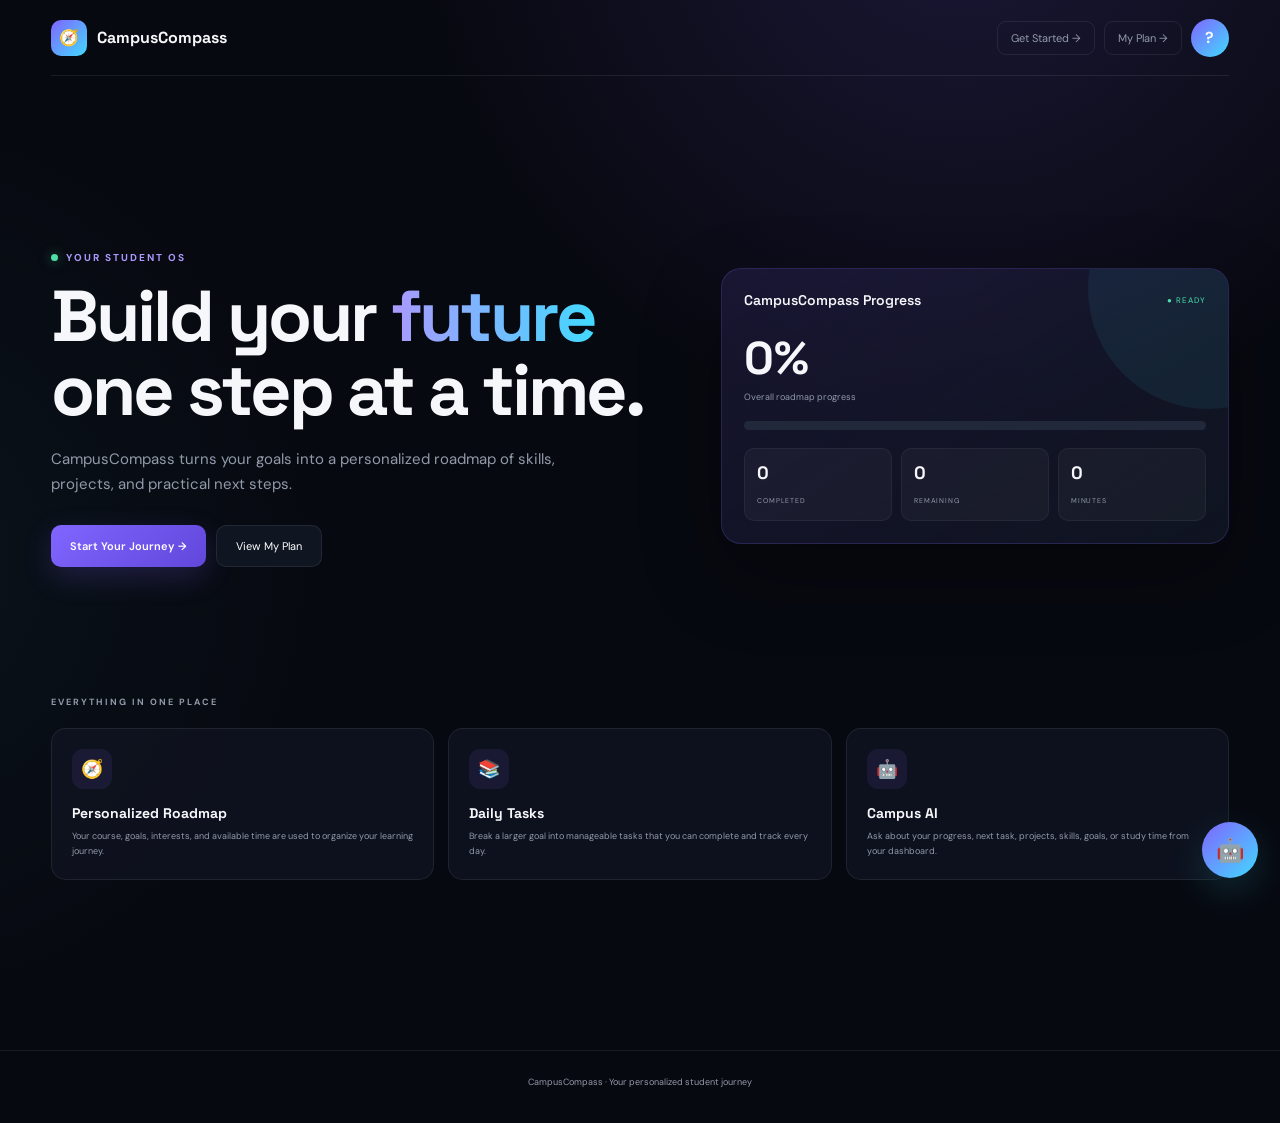
<file: index.html>
<!DOCTYPE html>
<html lang="en">

<head>
  <link rel="stylesheet" href="ai-chat.css">
<script src="ai-chat.js"></script>


  <meta charset="UTF-8">
  <meta
    name="viewport"
    content="width=device-width, initial-scale=1.0"
  >

  <title>CampusCompass — Student OS</title>

  <!-- Shared CampusCompass data + sync engine -->
  <script src="campus.js"></script>

  <link rel="preconnect" href="https://fonts.googleapis.com">
  <link rel="preconnect" href="https://fonts.gstatic.com" crossorigin>

  <link
    href="https://fonts.googleapis.com/css2?family=DM+Sans:wght@400;500;600;700&family=Space+Grotesk:wght@500;600;700&display=swap"
    rel="stylesheet"
  >

  <style>

    * {
      box-sizing: border-box;
      margin: 0;
      padding: 0;
    }

    :root {
      --bg: #070910;
      --surface: #101522;
      --surface2: #151b2a;
      --surface3: #20283a;

      --purple: #8065ff;
      --purple-light: #aa99ff;
      --cyan: #42d9ff;
      --green: #4ee0a8;
      --yellow: #ffd166;

      --text: #f6f7fb;
      --muted: #929aaa;

      --border: rgba(255,255,255,.08);
    }

    html {
      scroll-behavior: smooth;
    }

    body {
      min-height: 100vh;

      color: var(--text);

      font-family: "DM Sans", sans-serif;

      background:
        radial-gradient(
          circle at 75% -10%,
          rgba(128,101,255,.16),
          transparent 35%
        ),
        radial-gradient(
          circle at -10% 50%,
          rgba(66,217,255,.05),
          transparent 30%
        ),
        var(--bg);
    }

    button {
      font: inherit;
      cursor: pointer;
    }

    button:focus-visible {
      outline: 2px solid var(--cyan);
      outline-offset: 2px;
    }

    a {
      color: inherit;
      text-decoration: none;
    }

    .container {
      width: min(1180px, 92%);
      margin: auto;
    }

    /* =====================================================
       NAVBAR
    ===================================================== */

    .navbar {
      height: 76px;

      display: flex;
      align-items: center;
      justify-content: space-between;

      border-bottom: 1px solid var(--border);
    }

    .logo {
      display: flex;
      align-items: center;
      gap: 10px;

      font-family: "Space Grotesk";
      font-weight: 700;
    }

    .logo-icon {
      width: 36px;
      height: 36px;

      display: grid;
      place-items: center;

      border-radius: 10px;

      background:
        linear-gradient(
          135deg,
          var(--purple),
          var(--cyan)
        );
    }

    .nav-right {
      display: flex;
      align-items: center;
      gap: 9px;
    }

    .nav-btn {
      border: 1px solid var(--border);

      background: transparent;

      color: var(--muted);

      padding: 9px 13px;

      border-radius: 9px;

      font-size: 11px;

      transition: .2s;
    }

    .nav-btn:hover {
      color: white;
      background: var(--surface);
    }

    .avatar {
      width: 38px;
      height: 38px;

      display: grid;
      place-items: center;

      border-radius: 50%;

      background:
        linear-gradient(
          135deg,
          var(--purple),
          var(--cyan)
        );

      font-weight: 700;
    }

    /* =====================================================
       HERO
    ===================================================== */

    main {
      padding: 70px 0 90px;
    }

    .hero {
      min-height: 520px;

      display: grid;

      grid-template-columns:
        1.1fr .9fr;

      gap: 50px;

      align-items: center;
    }

    .eyebrow {
      display: inline-flex;
      align-items: center;
      gap: 8px;

      margin-bottom: 16px;

      color: var(--purple-light);

      text-transform: uppercase;

      letter-spacing: 2px;

      font-size: 10px;

      font-weight: 700;
    }

    .eyebrow::before {
      content: "";

      width: 7px;
      height: 7px;

      border-radius: 50%;

      background: var(--green);

      box-shadow:
        0 0 12px
        rgba(78,224,168,.5);
    }

    h1 {
      max-width: 700px;

      font-family: "Space Grotesk";

      font-size:
        clamp(42px, 7vw, 72px);

      line-height: 1.02;

      letter-spacing: -3px;

      margin-bottom: 20px;
    }

    .gradient-text {
      background:
        linear-gradient(
          90deg,
          var(--purple-light),
          var(--cyan)
        );

      -webkit-background-clip: text;
      background-clip: text;

      color: transparent;
    }

    .hero-description {
      max-width: 570px;

      color: var(--muted);

      font-size: 15px;

      line-height: 1.7;

      margin-bottom: 27px;
    }

    .hero-actions {
      display: flex;
      flex-wrap: wrap;

      gap: 10px;
    }

    .primary-btn {
      border: none;

      padding: 13px 19px;

      border-radius: 10px;

      background:
        linear-gradient(
          135deg,
          var(--purple),
          #6247db
        );

      color: white;

      font-weight: 600;

      font-size: 11px;

      box-shadow:
        0 10px 30px
        rgba(128,101,255,.2);

      transition: .2s;
    }

    .primary-btn:hover {
      transform: translateY(-2px);
      box-shadow:
        0 14px 35px
        rgba(128,101,255,.3);
    }

    .secondary-btn {
      border: 1px solid var(--border);

      padding: 13px 19px;

      border-radius: 10px;

      background: var(--surface);

      color: white;

      font-size: 11px;

      transition: .2s;
    }

    .secondary-btn:hover {
      border-color:
        rgba(128,101,255,.5);

      background:
        rgba(128,101,255,.08);
    }

    /* =====================================================
       HERO CARD
    ===================================================== */

    .hero-card {
      position: relative;

      overflow: hidden;

      padding: 22px;

      border: 1px solid
        rgba(128,101,255,.2);

      border-radius: 20px;

      background:
        linear-gradient(
          145deg,
          rgba(128,101,255,.12),
          rgba(16,21,34,.95)
        );

      box-shadow:
        0 30px 80px
        rgba(0,0,0,.3);
    }

    .hero-card::before {
      content: "";

      position: absolute;

      width: 240px;
      height: 240px;

      right: -100px;
      top: -100px;

      border-radius: 50%;

      background:
        rgba(66,217,255,.07);
    }

    .card-header {
      display: flex;

      align-items: center;
      justify-content: space-between;

      margin-bottom: 20px;
    }

    .card-title {
      font-family: "Space Grotesk";

      font-size: 14px;

      font-weight: 600;
    }

    .live {
      color: var(--green);

      font-size: 8px;

      text-transform: uppercase;

      letter-spacing: 1px;
    }

    .progress-number {
      font-family: "Space Grotesk";

      font-size: 46px;

      font-weight: 700;

      margin-bottom: 4px;
    }

    .progress-label {
      color: var(--muted);

      font-size: 9px;

      margin-bottom: 18px;
    }

    .progress-bar {
      height: 9px;

      overflow: hidden;

      border-radius: 50px;

      background: var(--surface3);
    }

    .progress-fill {
      width: 0%;

      height: 100%;

      border-radius: inherit;

      background:
        linear-gradient(
          90deg,
          var(--purple),
          var(--cyan)
        );

      transition:
        width .7s ease;
    }

    .stats {
      display: grid;

      grid-template-columns:
        repeat(3, 1fr);

      gap: 9px;

      margin-top: 18px;
    }

    .stat {
      padding: 12px;

      border-radius: 10px;

      background:
        rgba(255,255,255,.035);

      border:
        1px solid
        rgba(255,255,255,.05);
    }

    .stat strong {
      display: block;

      font-family: "Space Grotesk";

      font-size: 18px;

      margin-bottom: 3px;
    }

    .stat span {
      color: var(--muted);

      font-size: 7px;

      text-transform: uppercase;

      letter-spacing: .8px;
    }

    /* =====================================================
       FEATURES
    ===================================================== */

    .features {
      padding: 30px 0 80px;
    }

    .section-label {
      margin-bottom: 20px;

      color: var(--muted);

      text-transform: uppercase;

      letter-spacing: 2px;

      font-size: 9px;

      font-weight: 700;
    }

    .feature-grid {
      display: grid;

      grid-template-columns:
        repeat(3, 1fr);

      gap: 14px;
    }

    .feature-card {
      padding: 20px;

      border-radius: 15px;

      border: 1px solid var(--border);

      background:
        rgba(16,21,34,.75);

      transition: .2s;
    }

    .feature-card:hover {
      transform: translateY(-3px);

      border-color:
        rgba(128,101,255,.25);
    }

    .feature-icon {
      width: 40px;
      height: 40px;

      display: grid;
      place-items: center;

      margin-bottom: 15px;

      border-radius: 11px;

      background:
        rgba(128,101,255,.1);

      font-size: 18px;
    }

    .feature-card h3 {
      font-family: "Space Grotesk";

      font-size: 14px;

      margin-bottom: 7px;
    }

    .feature-card p {
      color: var(--muted);

      font-size: 9px;

      line-height: 1.65;
    }

    /* =====================================================
       FOOTER
    ===================================================== */

    footer {
      padding: 25px 0 35px;

      border-top:
        1px solid var(--border);

      color: var(--muted);

      font-size: 9px;

      text-align: center;
    }

    /* =====================================================
       RESPONSIVE
    ===================================================== */

    @media(max-width: 850px) {

      .hero {
        grid-template-columns: 1fr;

        gap: 35px;
      }

      h1 {
        letter-spacing: -2px;
      }

      .feature-grid {
        grid-template-columns: 1fr;
      }

    }

    @media(max-width: 600px) {

      .container {
        width: 94%;
      }

      .navbar {
        height: 68px;
      }

      .nav-btn {
        display: none;
      }

      main {
        padding-top: 45px;
      }

      .hero {
        min-height: auto;
      }

      .stats {
        grid-template-columns: 1fr 1fr 1fr;
      }

    }

  </style>

</head>


<body>


<!-- =====================================================
     NAVIGATION
===================================================== -->

<div class="container">

  <nav class="navbar">

    <a
      href="index.html"
      class="logo"
    >

      <div class="logo-icon">
        🧭
      </div>

      CampusCompass

    </a>


    <div class="nav-right">

      <button
        class="nav-btn"
        id="navDashboard"
        onclick="openDashboard()"
      >
        Dashboard →
      </button>

      <button
        class="nav-btn"
        onclick="openPlanner()"
      >
        My Plan →
      </button>

      <div
        class="avatar"
        id="avatar"
      >
        ?
      </div>

    </div>

  </nav>

</div>



<!-- =====================================================
     MAIN
===================================================== -->

<main>

  <div class="container">

    <section class="hero">


      <!-- HERO TEXT -->

      <div>

        <div class="eyebrow">
          Your Student OS
        </div>

        <h1>
          Build your
          <span class="gradient-text">
            future
          </span>
          one step at a time.
        </h1>

        <p
          class="hero-description"
          id="heroDescription"
        >
          CampusCompass turns your goals into a
          personalized roadmap of skills, projects,
          and practical next steps.
        </p>


        <div class="hero-actions">

          <button
            class="primary-btn"
            id="primaryAction"
            onclick="handlePrimaryAction()"
          >
            Start Your Journey →
          </button>

          <button
            class="secondary-btn"
            onclick="openPlanner()"
          >
            View My Plan
          </button>

        </div>

      </div>



      <!-- LIVE PROGRESS CARD -->

      <div class="hero-card">

        <div class="card-header">

          <div class="card-title">
            CampusCompass Progress
          </div>

          <div
            class="live"
            id="statusLabel"
          >
            ● Ready
          </div>

        </div>


        <div
          class="progress-number"
          id="heroProgress"
        >
          0%
        </div>

        <div class="progress-label">
          Overall roadmap progress
        </div>


        <div class="progress-bar">

          <div
            class="progress-fill"
            id="heroProgressBar"
          ></div>

        </div>


        <div class="stats">

          <div class="stat">

            <strong
              id="completedTasks"
            >
              0
            </strong>

            <span>
              Completed
            </span>

          </div>


          <div class="stat">

            <strong
              id="remainingTasks"
            >
              0
            </strong>

            <span>
              Remaining
            </span>

          </div>


          <div class="stat">

            <strong
              id="completedMinutes"
            >
              0
            </strong>

            <span>
              Minutes
            </span>

          </div>

        </div>

      </div>

    </section>



    <!-- =================================================
         FEATURES
    ================================================= -->

    <section class="features">

      <div class="section-label">
        Everything in one place
      </div>


      <div class="feature-grid">


        <article class="feature-card">

          <div class="feature-icon">
            🧭
          </div>

          <h3>
            Personalized Roadmap
          </h3>

          <p>
            Your course, goals, interests, and
            available time are used to organize
            your learning journey.
          </p>

        </article>


        <article class="feature-card">

          <div class="feature-icon">
            📚
          </div>

          <h3>
            Daily Tasks
          </h3>

          <p>
            Break a larger goal into manageable
            tasks that you can complete and track
            every day.
          </p>

        </article>


        <article class="feature-card">

          <div class="feature-icon">
            🤖
          </div>

          <h3>
            Campus AI
          </h3>

          <p>
            Ask about your progress, next task,
            projects, skills, goals, or study time
            from your dashboard.
          </p>

        </article>


      </div>

    </section>

  </div>

</main>



<!-- =====================================================
     FOOTER
===================================================== -->

<footer>

  <div class="container">

    CampusCompass · Your personalized student journey

  </div>

</footer>



<script>

/*
============================================================
CAMPUSCOMPASS — INDEX
============================================================
Uses campus.js as the single source of truth.

Stored data:
- campusCompassStudent
- campusCompassPlan
- campusCompassPlannerTasks
============================================================
*/


/* =========================================================
   NAVIGATION
========================================================= */

function openDashboard() {

  if (ccGetStudent()) {

    window.location.href =
      "dashboard.html";

    return;

  }

  window.location.href =
    "onboarding.html";

}


function openPlanner() {

  if (!ccGetStudent()) {

    window.location.href =
      "onboarding.html";

    return;

  }

  window.location.href =
    "planner.html";

}


/* =========================================================
   PRIMARY ACTION
========================================================= */

function handlePrimaryAction() {

  const student =
    ccGetStudent();

  const plan =
    ccGetPlan();

  if (!student) {

    window.location.href =
      "onboarding.html";

    return;

  }

  if (!plan.length) {

    window.location.href =
      "planner.html";

    return;

  }

  window.location.href =
    "dashboard.html";

}


/* =========================================================
   RENDER INDEX
========================================================= */

function renderIndex() {

  const student =
    ccGetStudent();

  const tasks =
    ccGetAllTasks();

  const completed =
    ccGetCompletedTasks();

  const progress =
    ccGetProgress();

  const minutes =
    ccGetCompletedMinutes();


  const avatar =
    document.getElementById(
      "avatar"
    );

  const primaryAction =
    document.getElementById(
      "primaryAction"
    );

  const navDashboard =
    document.getElementById(
      "navDashboard"
    );

  const heroDescription =
    document.getElementById(
      "heroDescription"
    );

  const statusLabel =
    document.getElementById(
      "statusLabel"
    );


  /* =====================================================
     NO PROFILE
  ===================================================== */

  if (!student) {

    avatar.innerText =
      "?";

    primaryAction.innerText =
      "Start Your Journey →";

    navDashboard.innerText =
      "Get Started →";

    navDashboard.onclick =
      () => {

        window.location.href =
          "onboarding.html";

      };

    heroDescription.innerText =
      "CampusCompass turns your goals into a personalized roadmap of skills, projects, and practical next steps.";

    statusLabel.innerText =
      "● Ready";

  }


  /* =====================================================
     EXISTING PROFILE
  ===================================================== */

  else {

    const firstName =
      String(
        student.name ||
        "Student"
      )
      .trim()
      .split(/\s+/)[0];


    avatar.innerText =
      firstName
        .charAt(0)
        .toUpperCase();


    navDashboard.innerText =
      "Dashboard →";


    navDashboard.onclick =
      openDashboard;


    if (!tasks.length) {

      primaryAction.innerText =
        "Create My Plan →";

      primaryAction.onclick =
        () => {

          window.location.href =
            "planner.html";

        };

      statusLabel.innerText =
        "● Profile saved";


      heroDescription.innerText =
        `Welcome back, ${firstName}. Your profile is saved. Create or open your personalized plan to continue.`;

    }

    else {

      primaryAction.innerText =
        "Continue Journey →";

      primaryAction.onclick =
        openDashboard;


      statusLabel.innerText =
        "● Journey active";


      heroDescription.innerText =
        `Welcome back, ${firstName}. Your CampusCompass journey is ready. Continue working through your personalized roadmap.`;

    }

  }


  /* =====================================================
     PROGRESS
  ===================================================== */

  const completedCount =
    completed.length;


  const remaining =
    Math.max(
      0,
      tasks.length -
      completedCount
    );


  document.getElementById(
    "heroProgress"
  ).innerText =
    `${progress}%`;


  document.getElementById(
    "heroProgressBar"
  ).style.width =
    `${progress}%`;


  document.getElementById(
    "completedTasks"
  ).innerText =
    completedCount;


  document.getElementById(
    "remainingTasks"
  ).innerText =
    remaining;


  document.getElementById(
    "completedMinutes"
  ).innerText =
    minutes;

}


/* =========================================================
   CROSS-PAGE SYNC
========================================================= */

window.refreshCampusCompass =
  function() {

    renderIndex();

  };


window.addEventListener(
  "campusCompassUpdated",
  () => {

    renderIndex();

  }
);


/* =========================================================
   INITIALIZE
========================================================= */

renderIndex();

</script>

</body>
</html>
</file>
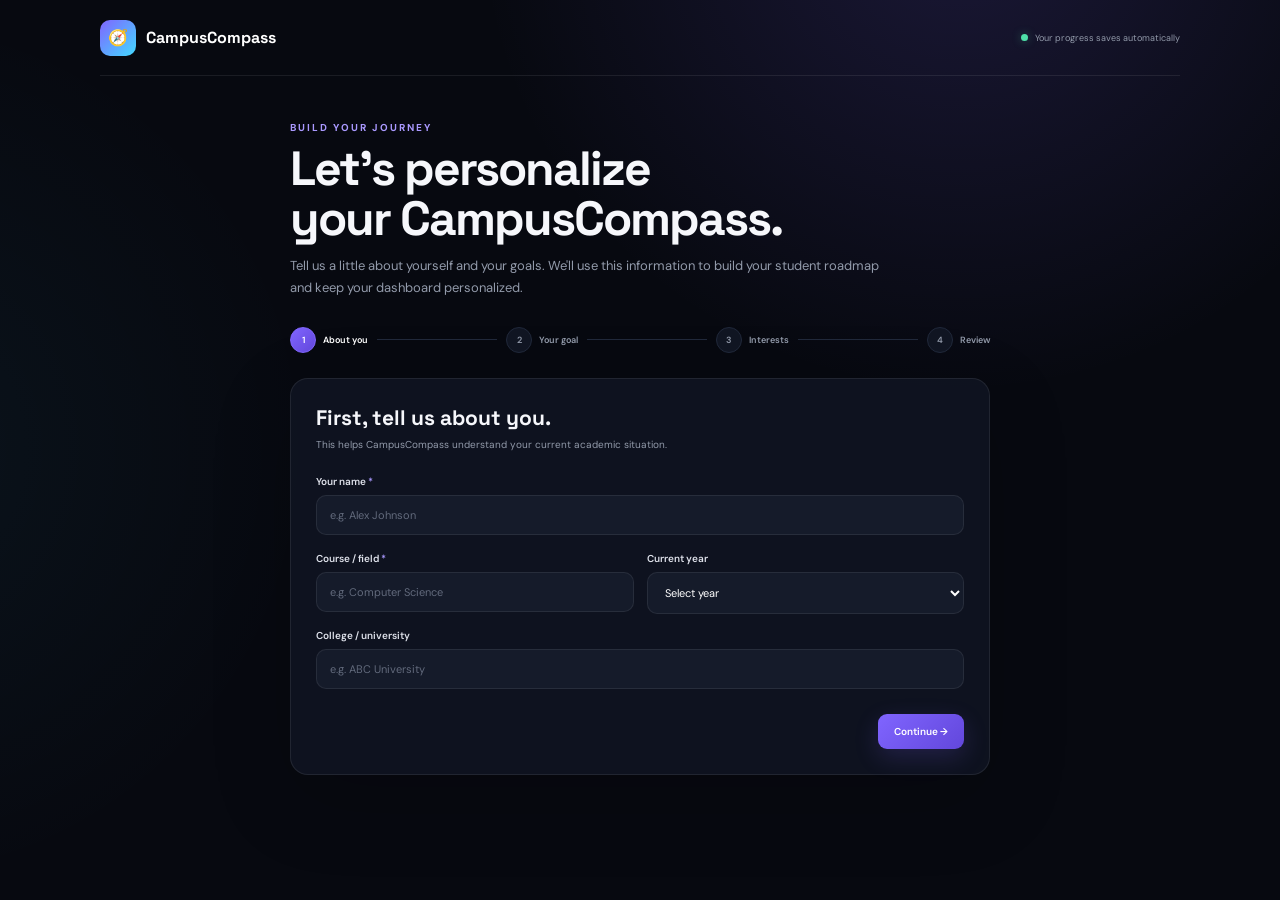
<file: dashboard.html>
<!DOCTYPE html>
<html lang="en">

<head>
  <link rel="stylesheet" href="ai-chat.css">
<script src="ai-chat.js"></script>


  <script src="campus.js"></script>

  <meta charset="UTF-8">
  <meta name="viewport" content="width=device-width, initial-scale=1.0">

  <title>CampusCompass — Dashboard</title>

  <link rel="preconnect" href="https://fonts.googleapis.com">
  <link rel="preconnect" href="https://fonts.gstatic.com" crossorigin>

  <link
    href="https://fonts.googleapis.com/css2?family=DM+Sans:wght@400;500;600;700&family=Space+Grotesk:wght@500;600;700&display=swap"
    rel="stylesheet"
  >

  <style>

    * {
      box-sizing: border-box;
      margin: 0;
      padding: 0;
    }

    :root {
      --bg: #070910;
      --surface: #101522;
      --surface2: #151b2a;
      --surface3: #20283a;

      --purple: #8065ff;
      --purple-light: #aa99ff;
      --cyan: #42d9ff;
      --green: #4ee0a8;
      --yellow: #ffd166;
      --red: #ff7180;

      --text: #f6f7fb;
      --muted: #929aaa;
      --border: rgba(255,255,255,.08);
    }

    html {
      scroll-behavior: smooth;
    }

    body {
      min-height: 100vh;
      color: var(--text);
      font-family: "DM Sans", sans-serif;

      background:
        radial-gradient(
          circle at 75% -10%,
          rgba(128,101,255,.16),
          transparent 35%
        ),
        radial-gradient(
          circle at -10% 50%,
          rgba(66,217,255,.05),
          transparent 30%
        ),
        var(--bg);
    }

    button {
      font: inherit;
      cursor: pointer;
    }

    button:focus-visible {
      outline: 2px solid var(--cyan);
      outline-offset: 2px;
    }

    a {
      color: inherit;
      text-decoration: none;
    }

    .container {
      width: min(1180px, 92%);
      margin: auto;
    }

    /* =========================================================
       NAVBAR
    ========================================================= */

    .navbar {
      height: 76px;

      display: flex;
      align-items: center;
      justify-content: space-between;

      border-bottom: 1px solid var(--border);
    }

    .logo {
      display: flex;
      align-items: center;
      gap: 10px;

      color: white;

      font-family: "Space Grotesk";
      font-weight: 700;
    }

    .logo-icon {
      width: 36px;
      height: 36px;

      display: grid;
      place-items: center;

      border-radius: 10px;

      background:
        linear-gradient(
          135deg,
          var(--purple),
          var(--cyan)
        );
    }

    .nav-right {
      display: flex;
      align-items: center;
      gap: 9px;
    }

    .nav-btn {
      border: 1px solid var(--border);
      background: transparent;
      color: var(--muted);

      padding: 9px 13px;
      border-radius: 9px;

      font-size: 11px;
      transition: .2s;
    }

    .nav-btn:hover {
      color: white;
      background: var(--surface);
    }

    .avatar {
      width: 38px;
      height: 38px;

      display: grid;
      place-items: center;

      border-radius: 50%;

      background:
        linear-gradient(
          135deg,
          var(--purple),
          var(--cyan)
        );

      font-weight: 700;
    }

    /* =========================================================
       MAIN
    ========================================================= */

    main {
      padding: 40px 0 80px;
    }

    .page-header {
      display: flex;
      justify-content: space-between;
      align-items: flex-end;

      gap: 25px;
      margin-bottom: 25px;
    }

    .eyebrow {
      color: var(--purple-light);

      text-transform: uppercase;
      letter-spacing: 2px;

      font-size: 10px;
      font-weight: 700;

      margin-bottom: 9px;
    }

    h1 {
      font-family: "Space Grotesk";

      font-size:
        clamp(30px, 5vw, 45px);

      letter-spacing: -1.8px;

      margin-bottom: 7px;
    }

    .page-header p {
      color: var(--muted);
      font-size: 13px;
      line-height: 1.6;
    }

    .header-actions {
      display: flex;
      gap: 9px;
    }

    .action-btn {
      padding: 10px 14px;

      border-radius: 9px;

      border: 1px solid var(--border);

      background: var(--surface);

      color: white;

      font-size: 10px;

      transition: .2s;
    }

    .action-btn:hover {
      border-color: rgba(128,101,255,.5);

      background:
        rgba(128,101,255,.08);
    }

    /* =========================================================
       OVERVIEW
    ========================================================= */

    .overview-grid {
      display: grid;

      grid-template-columns:
        1.35fr 1fr 1fr;

      gap: 14px;

      margin-bottom: 18px;
    }

    .overview-card {
      min-height: 145px;

      padding: 20px;

      border-radius: 15px;

      border: 1px solid var(--border);

      background:
        rgba(16,21,34,.88);
    }

    .overview-card.primary {
      position: relative;
      overflow: hidden;

      border-color:
        rgba(128,101,255,.2);

      background:
        linear-gradient(
          135deg,
          rgba(128,101,255,.14),
          rgba(66,217,255,.04)
        );
    }

    .overview-card.primary::after {
      content: "✦";

      position: absolute;

      right: 12px;
      top: -25px;

      font-size: 100px;

      color:
        rgba(128,101,255,.06);
    }

    .card-label {
      color: var(--muted);

      font-size: 9px;

      text-transform: uppercase;

      letter-spacing: 1.4px;

      margin-bottom: 10px;
    }

    .big-number {
      font-family: "Space Grotesk";

      font-size: 34px;

      font-weight: 700;

      margin-bottom: 4px;
    }

    .card-description {
      color: var(--muted);

      font-size: 9px;

      line-height: 1.5;
    }

    .mini-progress {
      height: 7px;

      margin-top: 14px;

      overflow: hidden;

      border-radius: 50px;

      background: var(--surface3);
    }

    .mini-progress-fill {
      height: 100%;

      width: 0;

      border-radius: inherit;

      background:
        linear-gradient(
          90deg,
          var(--purple),
          var(--cyan)
        );

      transition: width .6s ease;
    }

    /* =========================================================
       GRID
    ========================================================= */

    .dashboard-grid {
      display: grid;

      grid-template-columns:
        1.45fr 1fr;

      gap: 18px;

      align-items: start;
    }

    .card {
      padding: 19px;

      border:
        1px solid var(--border);

      border-radius: 15px;

      background:
        rgba(16,21,34,.88);
    }

    .card + .card {
      margin-top: 14px;
    }

    .card-title-row {
      display: flex;

      align-items: center;
      justify-content: space-between;

      margin-bottom: 15px;
    }

    .card-title {
      font-family: "Space Grotesk";

      font-size: 14px;

      font-weight: 600;
    }

    .card-link {
      border: none;

      background: transparent;

      color: var(--purple-light);

      font-size: 9px;

      cursor: pointer;
    }

    .card-link:hover {
      color: white;
    }

    /* =========================================================
       TASKS
    ========================================================= */

    .task-list {
      display: grid;
      gap: 9px;
    }

    .task {
      display: flex;

      align-items: center;

      gap: 11px;

      padding: 11px;

      border-radius: 10px;

      background:
        rgba(255,255,255,.025);

      border:
        1px solid
        rgba(255,255,255,.045);

      transition: .2s;
    }

    .task:hover {
      background:
        rgba(255,255,255,.045);

      border-color:
        rgba(128,101,255,.18);
    }

    .task-check {
      width: 21px;
      height: 21px;

      display: grid;
      place-items: center;

      flex: 0 0 auto;

      border:
        2px solid #4b5365;

      border-radius: 6px;

      color: #06120d;

      font-size: 11px;

      cursor: pointer;
    }

    .task.completed {
      opacity: .55;
    }

    .task.completed .task-check {
      background: var(--green);
      border-color: var(--green);
    }

    .task.completed .task-title {
      text-decoration: line-through;
    }

    .task-info {
      flex: 1;
      min-width: 0;
    }

    .task-title {
      font-size: 10px;

      font-weight: 600;

      line-height: 1.4;

      margin-bottom: 3px;
    }

    .task-meta {
      color: var(--muted);

      font-size: 8px;
    }

    .task-status {
      color: var(--muted);

      font-size: 8px;

      white-space: nowrap;
    }

    /* =========================================================
       NEXT STEP
    ========================================================= */

    .next-step {
      position: relative;
      overflow: hidden;
    }

    .next-step::before {
      content: "";

      position: absolute;

      width: 180px;
      height: 180px;

      right: -80px;
      top: -80px;

      border-radius: 50%;

      background:
        rgba(128,101,255,.09);
    }

    .ai-label {
      color: var(--purple-light);

      font-size: 9px;

      text-transform: uppercase;

      letter-spacing: 1.5px;

      font-weight: 700;

      margin-bottom: 8px;
    }

    .next-title {
      position: relative;

      font-family: "Space Grotesk";

      font-size: 19px;

      line-height: 1.25;

      margin-bottom: 7px;
    }

    .next-description {
      position: relative;

      color: var(--muted);

      font-size: 9px;

      line-height: 1.6;

      margin-bottom: 14px;
    }

    .next-button {
      position: relative;

      border: none;

      border-radius: 8px;

      padding: 9px 13px;

      background:
        linear-gradient(
          135deg,
          var(--purple),
          #6247db
        );

      color: white;

      font-size: 9px;
    }

    /* =========================================================
       PROGRESS
    ========================================================= */

    .progress-list {
      display: grid;
      gap: 16px;

      margin-top: 15px;
    }

    .progress-item {
      display: grid;
      gap: 7px;
    }

    .progress-top {
      display: flex;

      justify-content: space-between;

      align-items: center;
    }

    .progress-name {
      font-size: 9px;
      font-weight: 600;
    }

    .progress-percent {
      color: var(--purple-light);

      font-size: 9px;

      font-weight: 700;
    }

    .progress-bar {
      width: 100%;

      height: 7px;

      overflow: hidden;

      border-radius: 50px;

      background: var(--surface3);
    }

    .progress-fill {
      width: 0;

      height: 100%;

      border-radius: inherit;

      background:
        linear-gradient(
          90deg,
          var(--purple),
          var(--cyan)
        );

      transition: width .7s ease;
    }

    /* =========================================================
       JOURNEY
    ========================================================= */

    .journey {
      display: flex;

      align-items: center;

      gap: 6px;

      overflow-x: auto;

      padding: 5px 0 9px;
    }

    .journey::-webkit-scrollbar {
      height: 4px;
    }

    .journey::-webkit-scrollbar-thumb {
      background: var(--surface3);
      border-radius: 20px;
    }

    .journey-node {
      min-width: 75px;
      text-align: center;
    }

    .journey-circle {
      width: 42px;
      height: 42px;

      display: grid;
      place-items: center;

      margin: auto auto 7px;

      border-radius: 50%;

      border:
        2px solid #394155;

      background: var(--surface2);

      font-size: 15px;
    }

    .journey-node.done .journey-circle {
      border-color: var(--green);

      background:
        rgba(78,224,168,.1);
    }

    .journey-node.active .journey-circle {
      border-color: var(--purple);

      background:
        linear-gradient(
          135deg,
          var(--purple),
          #5c42ca
        );

      box-shadow:
        0 0 18px
        rgba(128,101,255,.3);
    }

    .journey-label {
      color: var(--muted);

      font-size: 8px;

      white-space: nowrap;
    }

    .journey-line {
      width: 28px;
      min-width: 28px;

      height: 2px;

      background: var(--surface3);
    }

    .journey-line.done {
      background:
        linear-gradient(
          90deg,
          var(--green),
          var(--purple)
        );
    }

    /* =========================================================
       ACTIVITY
    ========================================================= */

    .activity-list {
      display: grid;
      gap: 9px;
    }

    .activity {
      display: flex;

      align-items: center;

      gap: 10px;

      padding: 10px;

      border-radius: 9px;

      background:
        rgba(255,255,255,.025);
    }

    .activity-dot {
      width: 8px;
      height: 8px;

      flex: 0 0 auto;

      border-radius: 50%;

      background: var(--green);

      box-shadow:
        0 0 10px
        rgba(78,224,168,.25);
    }

    .activity-info {
      flex: 1;
      min-width: 0;
    }

    .activity-info strong {
      display: block;

      font-size: 9px;

      margin-bottom: 2px;
    }

    .activity-info span {
      color: var(--muted);

      font-size: 7px;
    }

    .activity-time {
      color: var(--muted);

      font-size: 7px;
    }

    /* =========================================================
       EMPTY
    ========================================================= */

    .empty {
      padding: 28px 12px;

      text-align: center;

      color: var(--muted);

      font-size: 10px;

      line-height: 1.6;
    }

    /* =========================================================
       TOAST
    ========================================================= */

    .toast {
      position: fixed;

      right: 20px;
      bottom: 20px;

      padding: 12px 16px;

      border-radius: 10px;

      background: #1b2232;

      border:
        1px solid var(--border);

      color: white;

      font-size: 11px;

      transform:
        translateY(80px);

      opacity: 0;

      transition: .25s;

      z-index: 1000;
    }

    .toast.show {
      opacity: 1;

      transform:
        translateY(0);
    }

    /* =========================================================
       AI CHATBOX
    ========================================================= */

    .ai-chat {
      position: fixed;

      right: 24px;
      bottom: 24px;

      width:
        min(390px, calc(100vw - 30px));

      height: 520px;

      display: none;

      flex-direction: column;

      overflow: hidden;

      z-index: 500;

      border:
        1px solid rgba(134,103,255,.25);

      border-radius: 20px;

      background: #0f1420;

      box-shadow:
        0 30px 100px rgba(0,0,0,.6),
        0 0 50px rgba(134,103,255,.08);
    }

    .ai-chat.open {
      display: flex;
    }

    .ai-chat-header {
      display: flex;

      align-items: center;

      justify-content: space-between;

      padding: 16px 18px;

      border-bottom:
        1px solid var(--border);

      background:
        linear-gradient(
          135deg,
          rgba(134,103,255,.12),
          rgba(67,217,255,.05)
        );
    }

    .ai-chat-title {
      display: flex;

      align-items: center;

      gap: 10px;
    }

    .ai-chat-icon {
      width: 35px;
      height: 35px;

      display: grid;
      place-items: center;

      border-radius: 10px;

      background:
        linear-gradient(
          135deg,
          var(--purple),
          var(--cyan)
        );
    }

    .ai-chat-title strong {
      display: block;

      font-family: "Space Grotesk";

      font-size: 13px;
    }

    .ai-chat-title span {
      display: block;

      margin-top: 2px;

      color: var(--green);

      font-size: 9px;
    }

    .ai-close {
      width: 30px;
      height: 30px;

      border:
        1px solid var(--border);

      border-radius: 8px;

      background: transparent;

      color: var(--muted);
    }

    .ai-close:hover {
      color: white;
      background: var(--surface2);
    }

    .ai-messages {
      flex: 1;

      overflow-y: auto;

      padding: 16px;
    }

    .ai-message {
      display: flex;

      margin-bottom: 12px;
    }

    .ai-message.user {
      justify-content: flex-end;
    }

    .ai-bubble {
      max-width: 82%;

      padding: 10px 12px;

      border-radius: 13px;

      font-size: 11px;

      line-height: 1.55;
    }

    .ai-message.bot .ai-bubble {
      background: var(--surface2);

      border:
        1px solid var(--border);
    }

    .ai-message.user .ai-bubble {
      background:
        linear-gradient(
          135deg,
          var(--purple),
          #6448df
        );
    }

    .ai-suggestions {
      display: flex;

      gap: 7px;

      padding:
        0 14px 10px;

      overflow-x: auto;
    }

    .ai-suggestion {
      flex-shrink: 0;

      padding: 7px 10px;

      border:
        1px solid var(--border);

      border-radius: 50px;

      background: var(--surface2);

      color: var(--muted);

      font-size: 9px;
    }

    .ai-suggestion:hover {
      color: white;
      border-color: var(--purple);
    }

    .ai-input-row {
      display: flex;

      gap: 8px;

      padding: 12px;

      border-top:
        1px solid var(--border);
    }

    .ai-input {
      min-width: 0;

      flex: 1;

      padding: 10px 12px;

      border:
        1px solid var(--border);

      border-radius: 10px;

      outline: none;

      background: var(--surface2);

      color: white;

      font-size: 11px;
    }

    .ai-input:focus {
      border-color: var(--purple);
    }

    .ai-send {
      width: 40px;

      border: none;

      border-radius: 10px;

      background: var(--purple);

      color: white;
    }

    .ai-open-button {
      position: fixed;

      right: 24px;
      bottom: 24px;

      z-index: 490;

      display: flex;

      align-items: center;

      gap: 9px;

      padding: 13px 17px;

      border:
        1px solid rgba(134,103,255,.35);

      border-radius: 50px;

      background:
        linear-gradient(
          135deg,
          var(--purple),
          #6448df
        );

      color: white;

      box-shadow:
        0 12px 35px rgba(0,0,0,.4);
    }

    .ai-open-button:hover {
      transform: translateY(-2px);
    }

    /* =========================================================
       RESPONSIVE
    ========================================================= */

    @media(max-width: 900px) {

      .dashboard-grid {
        grid-template-columns: 1fr;
      }

      .overview-grid {
        grid-template-columns:
          repeat(2, 1fr);
      }

    }

    @media(max-width: 650px) {

      .container {
        width: 94%;
      }

      .page-header {
        display: block;
      }

      .header-actions {
        margin-top: 15px;
      }

      .overview-grid {
        grid-template-columns: 1fr 1fr;
      }

      .nav-btn {
        display: none;
      }

    }

    @media(max-width: 600px) {

      .ai-chat {
        right: 15px;
        bottom: 15px;

        width:
          calc(100vw - 30px);

        height:
          min(520px, 75vh);
      }

      .ai-open-button {
        right: 15px;
        bottom: 15px;
      }

    }

  </style>

</head>


<body>

  <!-- =======================================================
       NAVIGATION
  ======================================================= -->

  <div class="container">

    <nav class="navbar">

      <a
        class="logo"
        href="index.html"
      >

        <div class="logo-icon">
          🧭
        </div>

        CampusCompass

      </a>


      <div class="nav-right">

        <button
          class="nav-btn"
          onclick="goPlanner()"
        >
          My Plan →
        </button>

        <button
          class="nav-btn"
          onclick="goProgress()"
        >
          Progress →
        </button>

        <div
          class="avatar"
          id="avatar"
        >
          S
        </div>

      </div>

    </nav>

  </div>


  <!-- =======================================================
       MAIN
  ======================================================= -->

  <main>

    <div class="container">


      <!-- HEADER -->

      <section class="page-header">

        <div>

          <div class="eyebrow">
            Your Student OS
          </div>

          <h1 id="welcomeTitle">
            Welcome back 👋
          </h1>

          <p id="headerDescription">
            Here's what's happening with your journey today.
          </p>

        </div>


        <div class="header-actions">

          <button
            class="action-btn"
            onclick="goPlanner()"
          >
            Open Planner
          </button>

          <button
            class="action-btn"
            onclick="goProgress()"
          >
            View Progress
          </button>

        </div>

      </section>


      <!-- =====================================================
           OVERVIEW
      ===================================================== -->

      <section class="overview-grid">


        <div class="overview-card primary">

          <div class="card-label">
            Overall Progress
          </div>

          <div
            class="big-number"
            id="overallPercent"
          >
            0%
          </div>

          <div class="card-description">
            Keep completing tasks to move forward.
          </div>

          <div class="mini-progress">

            <div
              class="mini-progress-fill"
              id="overallBar"
            ></div>

          </div>

        </div>


        <div class="overview-card">

          <div class="card-label">
            Completed
          </div>

          <div
            class="big-number"
            id="completedCount"
          >
            0
          </div>

          <div class="card-description">
            Tasks completed across your plan.
          </div>

        </div>


        <div class="overview-card">

          <div class="card-label">
            Remaining
          </div>

          <div
            class="big-number"
            id="remainingCount"
          >
            0
          </div>

          <div class="card-description">
            Tasks waiting for your attention.
          </div>

        </div>

      </section>


      <!-- =====================================================
           DASHBOARD GRID
      ===================================================== -->

      <div class="dashboard-grid">


        <!-- ===================================================
             LEFT
        =================================================== -->

        <div>


          <!-- TODAY'S TASKS -->

          <section class="card">

            <div class="card-title-row">

              <div class="card-title">
                Today's Journey
              </div>

              <button
                class="card-link"
                onclick="goPlanner()"
              >
                View full plan →
              </button>

            </div>


            <div
              class="task-list"
              id="todayTasks"
            ></div>

          </section>


          <!-- JOURNEY -->

          <section class="card">

            <div class="card-title-row">

              <div class="card-title">
                Your Journey
              </div>

            </div>


            <div
              class="journey"
              id="journey"
            ></div>

          </section>


          <!-- ACTIVITY -->

          <section class="card">

            <div class="card-title-row">

              <div class="card-title">
                Recent Activity
              </div>

              <button
                class="card-link"
                onclick="goProgress()"
              >
                View all →
              </button>

            </div>


            <div
              class="activity-list"
              id="activity"
            ></div>

          </section>

        </div>


        <!-- ===================================================
             RIGHT
        =================================================== -->

        <div>


          <!-- NEXT STEP -->

          <section class="card next-step">

            <div class="ai-label">
              ✦ Recommended next step
            </div>

            <div
              class="next-title"
              id="nextTitle"
            >
              Start your first task
            </div>

            <div
              class="next-description"
              id="nextDescription"
            >
              Complete a task from your personalized plan to start building momentum.
            </div>

            <button
              class="next-button"
              onclick="handleNextStep()"
            >
              Start next step →
            </button>

          </section>


          <!-- GROWTH -->

          <section class="card">

            <div class="card-title">
              Your Growth
            </div>

            <div class="progress-list">


              <div class="progress-item">

                <div class="progress-top">

                  <span class="progress-name">
                    Overall roadmap
                  </span>

                  <span
                    class="progress-percent"
                    id="skillOverall"
                  >
                    0%
                  </span>

                </div>

                <div class="progress-bar">

                  <div
                    class="progress-fill"
                    id="fillOverall"
                  ></div>

                </div>

              </div>


              <div class="progress-item">

                <div class="progress-top">

                  <span class="progress-name">
                    Technical skills
                  </span>

                  <span
                    class="progress-percent"
                    id="skillTechnical"
                  >
                    0%
                  </span>

                </div>

                <div class="progress-bar">

                  <div
                    class="progress-fill"
                    id="fillTechnical"
                  ></div>

                </div>

              </div>


              <div class="progress-item">

                <div class="progress-top">

                  <span class="progress-name">
                    Projects
                  </span>

                  <span
                    class="progress-percent"
                    id="skillProjects"
                  >
                    0%
                  </span>

                </div>

                <div class="progress-bar">

                  <div
                    class="progress-fill"
                    id="fillProjects"
                  ></div>

                </div>

              </div>


            </div>

          </section>


          <!-- FOCUS -->

          <section class="card">

            <div class="card-title">
              Your Focus
            </div>

            <div
              class="activity-list"
              id="focusList"
            ></div>

          </section>


        </div>

      </div>

    </div>

  </main>


  <!-- TOAST -->

  <div
    class="toast"
    id="toast"
  >
    Dashboard updated
  </div>


  <div
    class="ai-chat"
    id="aiChat"
  >

    <div class="ai-chat-header">

      <div class="ai-chat-title">

        <div class="ai-chat-icon">
          🤖
        </div>

        <div>

          <strong>
            Campus AI
          </strong>

          <span>
            ● Online
          </span>

        </div>

      </div>


      <button
        class="ai-close"
        onclick="toggleAIChat()"
      >
        ×
      </button>

    </div>


    <div
      class="ai-messages"
      id="aiMessages"
    >

      <div class="ai-message bot">

        <div class="ai-bubble">
          Hey! 👋 I'm your CampusCompass AI guide.
          Ask me what you should do next, how you're
          progressing, or anything about your journey.
        </div>

      </div>

    </div>


    <div class="ai-suggestions">

      <button
        class="ai-suggestion"
        onclick="askAI('What should I do next?')"
      >
        What's next?
      </button>

      <button
        class="ai-suggestion"
        onclick="askAI('How is my progress?')"
      >
        My progress
      </button>

      <button
        class="ai-suggestion"
        onclick="askAI('Help me with my skills')"
      >
        My skills
      </button>

    </div>


    <div class="ai-input-row">

      <input
        class="ai-input"
        id="aiInput"
        type="text"
        placeholder="Ask your Campus AI..."
        autocomplete="off"
      >

      <button
        class="ai-send"
        onclick="sendAIMessage()"
      >
        →
      </button>

    </div>

  </div>


  <script>

    /* =========================================================
       DASHBOARD
       Fully synchronized with campus.js
    ========================================================= */


    let toastTimeout = null;


    /* =========================================================
       PROFILE
    ========================================================= */

    function renderProfile() {

      const student =
        ccGetStudent();


      if (!student) {

        window.location.href =
          "onboarding.html";

        return;

      }


      const name =
        student.name ||
        "Student";


      const firstName =
        name
          .trim()
          .split(/\s+/)[0];


      const avatar =
        document.getElementById(
          "avatar"
        );


      const welcomeTitle =
        document.getElementById(
          "welcomeTitle"
        );


      const headerDescription =
        document.getElementById(
          "headerDescription"
        );


      if (avatar) {

        avatar.innerText =
          firstName
            .charAt(0)
            .toUpperCase();

      }


      if (welcomeTitle) {

        welcomeTitle.innerText =
          `Welcome back, ${firstName} 👋`;

      }


      if (headerDescription) {

        headerDescription.innerText =
          `${student.course || "Student"} · Goal: ${
            student.goal ||
            "Personal growth"
          } · ${
            student.dailyTime ||
            student.time ||
            60
          } min/day`;

      }

    }


    /* =========================================================
       OVERVIEW
    ========================================================= */

    function renderOverview() {

      const tasks =
        ccGetAllTasks();


      const completed =
        ccGetCompletedTasks();


      const total =
        tasks.length;


      const completedCount =
        completed.length;


      const remaining =
        Math.max(
          0,
          total - completedCount
        );


      const percent =
        ccGetProgress();


      const overallPercent =
        document.getElementById(
          "overallPercent"
        );


      const completedCountElement =
        document.getElementById(
          "completedCount"
        );


      const remainingCountElement =
        document.getElementById(
          "remainingCount"
        );


      const overallBar =
        document.getElementById(
          "overallBar"
        );


      if (overallPercent) {

        overallPercent.innerText =
          `${percent}%`;

      }


      if (completedCountElement) {

        completedCountElement.innerText =
          completedCount;

      }


      if (remainingCountElement) {

        remainingCountElement.innerText =
          remaining;

      }


      if (overallBar) {

        overallBar.style.width =
          `${percent}%`;

      }

    }


    /* =========================================================
       TODAY'S TASKS
    ========================================================= */

    function renderTodayTasks() {

      const container =
        document.getElementById(
          "todayTasks"
        );


      if (!container) return;


      const plan =
        ccGetPlan();


      if (!plan.length) {

        container.innerHTML = `

          <div class="empty">

            Your personalized plan hasn't been
            created yet.

            <br><br>

            <button
              class="action-btn"
              onclick="goPlanner()"
            >
              Open Planner
            </button>

          </div>

        `;

        return;

      }


      /*
       * The first day of the saved plan is treated
       * as today's visible dashboard plan.
       */

      const today =
        plan[0];


      const tasks =
        Array.isArray(today.tasks)
          ? today.tasks
          : [];


      if (!tasks.length) {

        container.innerHTML = `

          <div class="empty">

            No tasks are available for today.

          </div>

        `;

        return;

      }


      const state =
        ccGetTaskState();


      container.innerHTML =
        tasks
          .map(
            task => {

              const completed =
                Boolean(
                  state[task.id]
                );


              return `

                <div
                  class="task ${
                    completed
                      ? "completed"
                      : ""
                  }"
                >

                  <div
                    class="task-check"
                    onclick="toggleTask(
                      event,
                      '${ccEscapeHTML(task.id)}'
                    )"
                  >
                    ${
                      completed
                        ? "✓"
                        : ""
                    }
                  </div>


                  <div class="task-info">

                    <div class="task-title">

                      ${ccEscapeHTML(
                        task.title ||
                        "Untitled task"
                      )}

                    </div>


                    <div class="task-meta">

                      ${ccEscapeHTML(
                        task.category ||
                        "Task"
                      )}

                      ·

                      ${Number(
                        task.duration || 0
                      )}

                      min

                    </div>

                  </div>


                  <div class="task-status">

                    ${
                      completed
                        ? "Done"
                        : "Open"
                    }

                  </div>

                </div>

              `;

            }
          )
          .join("");

    }


    /* =========================================================
       TOGGLE TASK
    ========================================================= */

    function toggleTask(
      event,
      taskId
    ) {

      if (event) {

        event.stopPropagation();

      }


      const task =
        ccGetAllTasks()
          .find(
            item =>
              String(item.id) ===
              String(taskId)
          );


      if (!task) {

        return;

      }


      const completed =
        ccToggleTask(
          task.id
        );


      /*
       * Notify every CampusCompass page/component
       * that shared data changed.
       */

      ccNotifyChange();


      renderAll();


      showToast(
        completed
          ? "Task completed! 🎉"
          : "Task marked incomplete."
      );

    }


    /* =========================================================
       NEXT STEP
    ========================================================= */

    function renderNextStep() {

      const title =
        document.getElementById(
          "nextTitle"
        );


      const description =
        document.getElementById(
          "nextDescription"
        );


      if (!title || !description) {
        return;
      }


      const tasks =
        ccGetAllTasks();


      const completed =
        ccGetCompletedTasks();


      if (!tasks.length) {

        title.innerText =
          "Create your personalized plan";


        description.innerText =
          "Your next step will appear here once your planner has tasks to work through.";

        return;

      }


      const completedIds =
        new Set(
          completed.map(
            task =>
              String(task.id)
          )
        );


      const next =
        tasks.find(
          task =>
            !completedIds.has(
              String(task.id)
            )
        );


      if (!next) {

        title.innerText =
          "You've completed your plan 🎉";


        description.innerText =
          "Every task in your current roadmap is complete. Review your progress and decide what you want to tackle next.";

        return;

      }


      title.innerText =
        next.title ||
        "Continue your journey";


      description.innerText =
        `${next.category || "Task"} · ${
          Number(next.duration || 0)
        } minutes. Keep moving through your plan one step at a time.`;

    }


    /* =========================================================
       GROWTH
    ========================================================= */

    function renderGrowth() {

      const skills =
        ccGetSkillProgress();


      setProgress(
        "skillOverall",
        "fillOverall",
        skills.overall
      );


      setProgress(
        "skillTechnical",
        "fillTechnical",
        skills.technical
      );


      setProgress(
        "skillProjects",
        "fillProjects",
        skills.projects
      );

    }


    function setProgress(
      textId,
      fillId,
      value
    ) {

      const safe =
        Math.max(
          0,
          Math.min(
            100,
            Number(value) || 0
          )
        );


      const text =
        document.getElementById(
          textId
        );


      const fill =
        document.getElementById(
          fillId
        );


      if (text) {

        text.innerText =
          `${Math.round(safe)}%`;

      }


      if (fill) {

        fill.style.width =
          `${safe}%`;

      }

    }


    /* =========================================================
       JOURNEY
    ========================================================= */

    function renderJourney() {

      const container =
        document.getElementById(
          "journey"
        );


      if (!container) return;


      const tasks =
        ccGetAllTasks();


      const completed =
        ccGetCompletedTasks();


      const progress =
        tasks.length
          ? completed.length /
            tasks.length
          : 0;


      const stage =
        Math.min(
          4,
          Math.floor(
            progress * 5
          )
        );


      const stages = [

        {
          icon: "📚",
          label: "Foundations"
        },

        {
          icon: "🧠",
          label: "Core Skills"
        },

        {
          icon: "🚀",
          label: "Projects"
        },

        {
          icon: "💼",
          label: "Internship"
        },

        {
          icon: "🎓",
          label: "Career"
        }

      ];


      let html = "";


      stages.forEach(
        (
          item,
          index
        ) => {

          const done =
            index < stage;


          const active =
            index === stage;


          html += `

            <div
              class="
                journey-node
                ${done ? "done" : ""}
                ${active ? "active" : ""}
              "
            >

              <div class="journey-circle">

                ${
                  done
                    ? "✓"
                    : item.icon
                }

              </div>


              <div class="journey-label">

                ${ccEscapeHTML(
                  item.label
                )}

              </div>

            </div>

          `;


          if (
            index <
            stages.length - 1
          ) {

            html += `

              <div
                class="
                  journey-line
                  ${
                    index < stage
                      ? "done"
                      : ""
                  }
                "
              ></div>

            `;

          }

        }
      );


      container.innerHTML =
        html;

    }


    /* =========================================================
       ACTIVITY
    ========================================================= */

    function renderActivity() {

      const container =
        document.getElementById(
          "activity"
        );


      if (!container) return;


      const completed =
        ccGetCompletedTasks();


      if (!completed.length) {

        container.innerHTML = `

          <div class="empty">

            No completed tasks yet.

            <br>

            Complete your first task and
            your activity will appear here.

          </div>

        `;

        return;

      }


      /*
       * Task completion state is stored centrally.
       * Without timestamps, the dashboard uses the
       * task order as the available activity ordering.
       */

      const recent =
        completed
          .slice()
          .reverse()
          .slice(
            0,
            5
          );


      container.innerHTML =
        recent
          .map(
            task => `

              <div class="activity">

                <div class="activity-dot"></div>


                <div class="activity-info">

                  <strong>

                    ${ccEscapeHTML(
                      task.title ||
                      "Completed task"
                    )}

                  </strong>


                  <span>

                    ${ccEscapeHTML(
                      task.category ||
                      "Task"
                    )}

                    ·

                    ${Number(
                      task.duration || 0
                    )}

                    minutes

                  </span>

                </div>


                <div class="activity-time">
                  ✓ Done
                </div>

              </div>

            `
          )
          .join("");

    }


    /* =========================================================
       FOCUS
    ========================================================= */

    function renderFocus() {

      const container =
        document.getElementById(
          "focusList"
        );


      if (!container) return;


      const student =
        ccGetStudent();


      if (!student) {
        return;
      }


      const interests =
        Array.isArray(
          student.interests
        )
          ? student.interests
          : [];


      const focusItems = [

        {
          icon: "🎯",

          title:
            student.goal ||
            "Personal Growth",

          text:
            "Primary goal"

        },


        {
          icon: "📚",

          title:
            student.course ||
            "Your studies",

          text:
            "Current field"

        },


        {
          icon: "⏱",

          title:
            `${
              student.dailyTime ||
              student.time ||
              60
            } min/day`,

          text:
            "Available learning time"

        }

      ];


      if (
        interests.length
      ) {

        focusItems.push({

          icon: "🧠",

          title:
            interests[0],

          text:
            "Main interest"

        });

      }


      container.innerHTML =
        focusItems
          .map(
            item => `

              <div class="activity">

                <div
                  class="journey-circle"
                  style="
                    width:28px;
                    height:28px;
                    margin:0;
                    flex:0 0 auto;
                    font-size:12px;
                  "
                >

                  ${ccEscapeHTML(
                    item.icon
                  )}

                </div>


                <div class="activity-info">

                  <strong>

                    ${ccEscapeHTML(
                      item.title
                    )}

                  </strong>


                  <span>

                    ${ccEscapeHTML(
                      item.text
                    )}

                  </span>

                </div>

              </div>

            `
          )
          .join("");

    }


    /* =========================================================
       NEXT STEP ACTION
    ========================================================= */

    function handleNextStep() {

      const tasks =
        ccGetAllTasks();


      if (!tasks.length) {

        goPlanner();

        return;

      }


      const completed =
        ccGetCompletedTasks();


      if (
        completed.length >=
        tasks.length
      ) {

        goProgress();

        return;

      }


      goPlanner();

    }


    /* =========================================================
       NAVIGATION
    ========================================================= */

    function goPlanner() {

      window.location.href =
        "planner.html";

    }


    function goProgress() {

      window.location.href =
        "progress.html";

    }


    /* =========================================================
       TOAST
    ========================================================= */

    function showToast(
      message
    ) {

      const toast =
        document.getElementById(
          "toast"
        );


      if (!toast) return;


      toast.innerText =
        message;


      toast.classList.add(
        "show"
      );


      clearTimeout(
        toastTimeout
      );


      toastTimeout =
        setTimeout(
          () => {

            toast.classList.remove(
              "show"
            );

          },
          2500
        );

    }


    /* =========================================================
       FULL DASHBOARD RENDER
    ========================================================= */

    function renderAll() {

      renderProfile();

      renderOverview();

      renderTodayTasks();

      renderNextStep();

      renderGrowth();

      renderJourney();

      renderActivity();

      renderFocus();

    }


    /* =========================================================
       CROSS-PAGE REFRESH
    ========================================================= */

    window.refreshCampusCompass =
      function() {

        renderAll();

      };


    /* =========================================================
       CAMPUSCOMPASS EVENT
    ========================================================= */

    window.addEventListener(
      "campusCompassUpdated",
      () => {

        renderAll();

      }
    );


    /* =========================================================
       AI CHAT
    ========================================================= */

    function toggleAIChat() {

      const chat =
        document.getElementById(
          "aiChat"
        );


      const button =
        document.getElementById(
          "aiOpenButton"
        );


      if (!chat) return;


      const isOpen =
        chat.classList.toggle(
          "open"
        );


      if (button) {

        button.style.display =
          isOpen
            ? "none"
            : "flex";

      }


      if (isOpen) {

        setTimeout(
          () => {

            document
              .getElementById(
                "aiInput"
              )
              ?.focus();

          },
          100
        );

      }

    }


    function addAIMessage(
      text,
      type = "bot"
    ) {

      const container =
        document.getElementById(
          "aiMessages"
        );


      if (!container) return;


      const message =
        document.createElement(
          "div"
        );


      message.className =
        `ai-message ${type}`;


      const bubble =
        document.createElement(
          "div"
        );


      bubble.className =
        "ai-bubble";


      bubble.innerText =
        text;


      message.appendChild(
        bubble
      );


      container.appendChild(
        message
      );


      container.scrollTop =
        container.scrollHeight;

    }


    function askAI(
      question
    ) {

      const input =
        document.getElementById(
          "aiInput"
        );


      if (input) {

        input.value =
          question;

      }


      sendAIMessage();

    }


    function sendAIMessage() {

      const input =
        document.getElementById(
          "aiInput"
        );


      if (!input) return;


      const message =
        input.value.trim();


      if (!message) return;


      addAIMessage(
        message,
        "user"
      );


      input.value =
        "";


      /*
       * ccAIReply() comes from campus.js.
       * Therefore the AI sees the same student,
       * plan, task state and progress used by
       * the rest of the dashboard.
       */

      setTimeout(
        () => {

          const response =
            ccAIReply(
              message
            );


          addAIMessage(
            response.text,
            "bot"
          );


          if (
            response.action ===
            "planner"
          ) {

            setTimeout(
              () => {

                const go =
                  confirm(
                    "Would you like to open your planner?"
                  );


                if (go) {

                  goPlanner();

                }

              },
              150
            );

          }


          if (
            response.action ===
            "progress"
          ) {

            setTimeout(
              () => {

                const go =
                  confirm(
                    "Would you like to view your progress?"
                  );


                if (go) {

                  goProgress();

                }

              },
              150
            );

          }


          if (
            response.action ===
            "onboarding"
          ) {

            setTimeout(
              () => {

                window.location.href =
                  "onboarding.html";

              },
              150
            );

          }

        },
        300
      );

    }


    /* =========================================================
       ENTER KEY FOR AI
    ========================================================= */

    document
      .getElementById(
        "aiInput"
      )
      ?.addEventListener(
        "keydown",
        event => {

          if (
            event.key ===
            "Enter"
          ) {

            event.preventDefault();

            sendAIMessage();

          }

        }
      );


    /* =========================================================
       INITIALIZE
    ========================================================= */

    document.addEventListener(
      "DOMContentLoaded",
      () => {

        const student =
          ccGetStudent();


        if (!student) {

          window.location.href =
            "onboarding.html";

          return;

        }


        renderAll();

      }
    );

  </script>

</body>

</html>
</file>
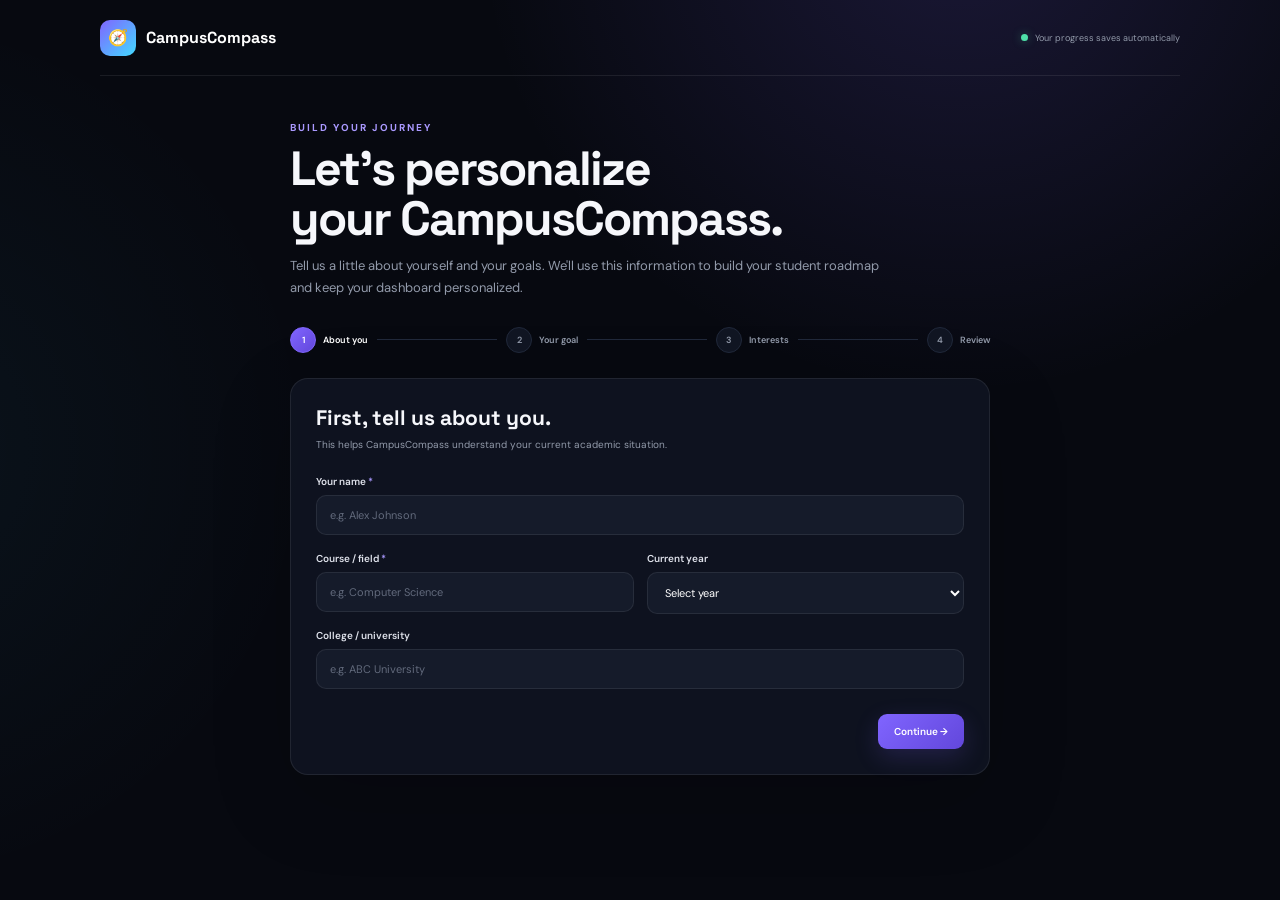
<file: onboarding.html>
<!DOCTYPE html>
<html lang="en">

<head>

  <meta charset="UTF-8">

  <meta
    name="viewport"
    content="width=device-width, initial-scale=1.0"
  >

  <title>CampusCompass — Get Started</title>

  <link
    rel="preconnect"
    href="https://fonts.googleapis.com"
  >

  <link
    rel="preconnect"
    href="https://fonts.gstatic.com"
    crossorigin
  >

  <link
    href="https://fonts.googleapis.com/css2?family=DM+Sans:wght@400;500;600;700&family=Space+Grotesk:wght@500;600;700&display=swap"
    rel="stylesheet"
  >

  <!--
    IMPORTANT:
    campus.js must be loaded before this page's JavaScript.
    It contains the shared CampusCompass storage/sync engine.
  -->
  <script src="campus.js"></script>

  <style>

    * {
      box-sizing: border-box;
      margin: 0;
      padding: 0;
    }

    :root {
      --bg: #070910;
      --surface: #101522;
      --surface2: #151b2a;
      --surface3: #20283a;

      --purple: #8065ff;
      --purple-light: #aa99ff;
      --cyan: #42d9ff;
      --green: #4ee0a8;
      --yellow: #ffd166;
      --red: #ff7180;

      --text: #f6f7fb;
      --muted: #929aaa;
      --border: rgba(255,255,255,.08);
    }

    html {
      scroll-behavior: smooth;
    }

    body {
      min-height: 100vh;

      color: var(--text);

      font-family: "DM Sans", sans-serif;

      background:
        radial-gradient(
          circle at 75% -10%,
          rgba(128,101,255,.16),
          transparent 35%
        ),
        radial-gradient(
          circle at -10% 50%,
          rgba(66,217,255,.05),
          transparent 30%
        ),
        var(--bg);
    }

    button,
    input,
    select {
      font: inherit;
    }

    button {
      cursor: pointer;
    }

    button:focus-visible,
    input:focus-visible,
    select:focus-visible {
      outline: 2px solid var(--cyan);
      outline-offset: 2px;
    }

    a {
      color: inherit;
      text-decoration: none;
    }

    .container {
      width: min(1080px, 92%);
      margin: auto;
    }


    /* =====================================================
       NAVBAR
    ===================================================== */

    .navbar {
      height: 76px;

      display: flex;
      align-items: center;
      justify-content: space-between;

      border-bottom: 1px solid var(--border);
    }

    .logo {
      display: flex;
      align-items: center;
      gap: 10px;

      color: white;

      font-family: "Space Grotesk";
      font-weight: 700;
    }

    .logo-icon {
      width: 36px;
      height: 36px;

      display: grid;
      place-items: center;

      border-radius: 10px;

      background:
        linear-gradient(
          135deg,
          var(--purple),
          var(--cyan)
        );
    }

    .save-status {
      display: flex;
      align-items: center;
      gap: 7px;

      color: var(--muted);

      font-size: 9px;
    }

    .save-dot {
      width: 7px;
      height: 7px;

      border-radius: 50%;

      background: var(--green);

      box-shadow:
        0 0 10px
        rgba(78,224,168,.35);
    }


    /* =====================================================
       MAIN
    ===================================================== */

    main {
      padding: 45px 0 80px;
    }

    .onboarding-shell {
      width: min(700px, 100%);
      margin: auto;
    }


    /* =====================================================
       HEADER
    ===================================================== */

    .page-header {
      margin-bottom: 28px;
    }

    .eyebrow {
      color: var(--purple-light);

      text-transform: uppercase;

      letter-spacing: 2px;

      font-size: 10px;

      font-weight: 700;

      margin-bottom: 10px;
    }

    h1 {
      font-family: "Space Grotesk";

      font-size:
        clamp(32px, 6vw, 48px);

      line-height: 1.05;

      letter-spacing: -2px;

      margin-bottom: 10px;
    }

    .page-header p {
      max-width: 600px;

      color: var(--muted);

      font-size: 13px;

      line-height: 1.7;
    }


    /* =====================================================
       PROGRESS STEPS
    ===================================================== */

    .steps {
      display: flex;
      align-items: center;

      margin-bottom: 25px;
    }

    .step {
      display: flex;
      align-items: center;
      gap: 7px;

      color: var(--muted);

      font-size: 9px;
      font-weight: 600;

      white-space: nowrap;
    }

    .step-number {
      width: 26px;
      height: 26px;

      display: grid;
      place-items: center;

      border-radius: 50%;

      border: 1px solid var(--surface3);

      background: var(--surface);

      font-size: 9px;
    }

    .step.active {
      color: white;
    }

    .step.active .step-number {
      border-color: var(--purple);

      background:
        linear-gradient(
          135deg,
          var(--purple),
          #6247db
        );
    }

    .step.done {
      color: var(--green);
    }

    .step.done .step-number {
      border-color: var(--green);

      background:
        rgba(78,224,168,.1);

      color: var(--green);
    }

    .step-line {
      flex: 1;

      height: 1px;

      margin: 0 9px;

      background: var(--surface3);
    }


    /* =====================================================
       FORM CARD
    ===================================================== */

    .form-card {
      padding: 25px;

      border:
        1px solid var(--border);

      border-radius: 18px;

      background:
        rgba(16,21,34,.9);

      box-shadow:
        0 25px 80px
        rgba(0,0,0,.18);
    }

    .form-step {
      display: none;
    }

    .form-step.active {
      display: block;
      animation: fadeIn .25s ease;
    }

    @keyframes fadeIn {
      from {
        opacity: 0;
        transform: translateY(5px);
      }

      to {
        opacity: 1;
        transform: translateY(0);
      }
    }

    .step-heading {
      margin-bottom: 22px;
    }

    .step-heading h2 {
      font-family: "Space Grotesk";

      font-size: 21px;

      margin-bottom: 6px;
    }

    .step-heading p {
      color: var(--muted);

      font-size: 10px;

      line-height: 1.6;
    }


    /* =====================================================
       FORM
    ===================================================== */

    .field {
      margin-bottom: 17px;
    }

    .field:last-child {
      margin-bottom: 0;
    }

    label {
      display: block;

      margin-bottom: 7px;

      color: #dfe2eb;

      font-size: 10px;

      font-weight: 600;
    }

    .required {
      color: var(--purple-light);
    }

    input,
    select {
      width: 100%;

      padding: 12px 13px;

      border:
        1px solid var(--border);

      border-radius: 10px;

      outline: none;

      background: var(--surface2);

      color: white;

      font-size: 11px;

      transition: .2s;
    }

    input::placeholder {
      color: #626a7c;
    }

    input:focus,
    select:focus {
      border-color:
        rgba(128,101,255,.7);

      background:
        rgba(21,27,42,.95);

      box-shadow:
        0 0 0 3px
        rgba(128,101,255,.08);
    }

    select {
      cursor: pointer;
    }

    select option {
      background: var(--surface2);
      color: white;
    }

    .field-help {
      margin-top: 5px;

      color: #687083;

      font-size: 8px;

      line-height: 1.5;
    }

    .two-column {
      display: grid;

      grid-template-columns:
        1fr 1fr;

      gap: 13px;
    }


    /* =====================================================
       CHOICES
    ===================================================== */

    .choice-grid {
      display: grid;

      grid-template-columns:
        repeat(2, 1fr);

      gap: 9px;
    }

    .choice {
      position: relative;

      padding: 13px;

      border:
        1px solid var(--border);

      border-radius: 11px;

      background:
        rgba(255,255,255,.02);

      color: white;

      text-align: left;

      transition: .2s;
    }

    .choice:hover {
      border-color:
        rgba(128,101,255,.35);

      background:
        rgba(128,101,255,.05);
    }

    .choice.selected {
      border-color:
        var(--purple);

      background:
        rgba(128,101,255,.1);

      box-shadow:
        0 0 0 1px
        rgba(128,101,255,.15);
    }

    .choice-icon {
      font-size: 20px;

      margin-bottom: 7px;
    }

    .choice-title {
      display: block;

      font-size: 10px;

      font-weight: 700;

      margin-bottom: 3px;
    }

    .choice-description {
      display: block;

      color: var(--muted);

      font-size: 8px;

      line-height: 1.45;
    }

    .choice-check {
      position: absolute;

      top: 9px;
      right: 9px;

      width: 17px;
      height: 17px;

      display: grid;
      place-items: center;

      border:
        1px solid #3b4354;

      border-radius: 50%;

      color: transparent;

      font-size: 9px;
    }

    .choice.selected .choice-check {
      border-color: var(--purple);

      background: var(--purple);

      color: white;
    }


    /* =====================================================
       TIME OPTIONS
    ===================================================== */

    .time-grid {
      display: grid;

      grid-template-columns:
        repeat(4, 1fr);

      gap: 8px;
    }

    .time-option {
      padding: 12px 7px;

      border:
        1px solid var(--border);

      border-radius: 10px;

      background: var(--surface2);

      color: var(--muted);

      text-align: center;

      font-size: 9px;

      transition: .2s;
    }

    .time-option:hover {
      color: white;

      border-color:
        rgba(128,101,255,.4);
    }

    .time-option.selected {
      color: white;

      border-color: var(--purple);

      background:
        rgba(128,101,255,.12);
    }


    /* =====================================================
       INTERESTS
    ===================================================== */

    .interest-grid {
      display: flex;

      flex-wrap: wrap;

      gap: 7px;
    }

    .interest {
      padding: 8px 11px;

      border:
        1px solid var(--border);

      border-radius: 50px;

      background: var(--surface2);

      color: var(--muted);

      font-size: 9px;

      transition: .2s;
    }

    .interest:hover {
      color: white;

      border-color:
        rgba(128,101,255,.45);
    }

    .interest.selected {
      color: white;

      border-color: var(--purple);

      background:
        rgba(128,101,255,.12);
    }


    /* =====================================================
       SUMMARY
    ===================================================== */

    .summary {
      display: grid;

      gap: 9px;

      margin-bottom: 20px;
    }

    .summary-row {
      display: flex;

      align-items: center;
      justify-content: space-between;

      gap: 20px;

      padding: 12px;

      border-radius: 10px;

      background:
        rgba(255,255,255,.025);

      border:
        1px solid
        rgba(255,255,255,.045);
    }

    .summary-label {
      color: var(--muted);

      font-size: 9px;
    }

    .summary-value {
      color: white;

      font-size: 10px;

      font-weight: 600;

      text-align: right;
    }


    /* =====================================================
       BUTTONS
    ===================================================== */

    .form-actions {
      display: flex;

      justify-content: space-between;

      gap: 10px;

      margin-top: 25px;
    }

    .btn {
      padding: 11px 16px;

      border-radius: 9px;

      font-size: 10px;

      font-weight: 600;

      transition: .2s;
    }

    .btn-secondary {
      border:
        1px solid var(--border);

      background: var(--surface2);

      color: var(--muted);
    }

    .btn-secondary:hover {
      color: white;

      background: var(--surface3);
    }

    .btn-primary {
      border: none;

      background:
        linear-gradient(
          135deg,
          var(--purple),
          #6247db
        );

      color: white;

      box-shadow:
        0 8px 25px
        rgba(128,101,255,.18);
    }

    .btn-primary:hover {
      transform: translateY(-1px);

      box-shadow:
        0 12px 30px
        rgba(128,101,255,.28);
    }

    .btn-primary:disabled {
      cursor: not-allowed;

      opacity: .5;

      transform: none;

      box-shadow: none;
    }


    /* =====================================================
       ERROR
    ===================================================== */

    .error-message {
      display: none;

      margin-top: 10px;

      padding: 10px 12px;

      border-radius: 9px;

      border:
        1px solid
        rgba(255,113,128,.2);

      background:
        rgba(255,113,128,.07);

      color: var(--red);

      font-size: 9px;

      line-height: 1.5;
    }

    .error-message.show {
      display: block;
    }


    /* =====================================================
       TOAST
    ===================================================== */

    .toast {
      position: fixed;

      right: 20px;
      bottom: 20px;

      max-width: 330px;

      padding: 12px 16px;

      border-radius: 10px;

      background: #1b2232;

      border:
        1px solid var(--border);

      color: white;

      font-size: 10px;

      transform:
        translateY(80px);

      opacity: 0;

      transition: .25s;

      z-index: 100;
    }

    .toast.show {
      opacity: 1;

      transform:
        translateY(0);
    }


    /* =====================================================
       RESPONSIVE
    ===================================================== */

    @media(max-width: 650px) {

      .container {
        width: 94%;
      }

      main {
        padding-top: 30px;
      }

      .form-card {
        padding: 19px;
      }

      .two-column {
        grid-template-columns: 1fr;
      }

      .choice-grid {
        grid-template-columns: 1fr;
      }

      .time-grid {
        grid-template-columns:
          repeat(2, 1fr);
      }

      .step {
        flex: 1;
      }

      .step span {
        display: none;
      }

      .step-number {
        margin: auto;
      }

      .step-line {
        margin: 0 5px;
      }

    }

  </style>

</head>


<body>


<!-- =======================================================
     NAVIGATION
======================================================= -->

<div class="container">

  <nav class="navbar">

    <a
      class="logo"
      href="index.html"
    >

      <div class="logo-icon">
        🧭
      </div>

      CampusCompass

    </a>


    <div class="save-status">

      <span class="save-dot"></span>

      Your progress saves automatically

    </div>

  </nav>

</div>



<!-- =======================================================
     MAIN
======================================================= -->

<main>

<div class="container">

<div class="onboarding-shell">


<!-- =====================================================
     HEADER
===================================================== -->

<section class="page-header">

  <div class="eyebrow">
    Build your journey
  </div>

  <h1>
    Let's personalize<br>
    your CampusCompass.
  </h1>

  <p>
    Tell us a little about yourself and your goals.
    We'll use this information to build your student
    roadmap and keep your dashboard personalized.
  </p>

</section>



<!-- =====================================================
     STEPS
===================================================== -->

<div class="steps">

  <div
    class="step active"
    id="stepIndicator1"
  >

    <div class="step-number">
      1
    </div>

    <span>
      About you
    </span>

  </div>


  <div class="step-line"></div>


  <div
    class="step"
    id="stepIndicator2"
  >

    <div class="step-number">
      2
    </div>

    <span>
      Your goal
    </span>

  </div>


  <div class="step-line"></div>


  <div
    class="step"
    id="stepIndicator3"
  >

    <div class="step-number">
      3
    </div>

    <span>
      Interests
    </span>

  </div>


  <div class="step-line"></div>


  <div
    class="step"
    id="stepIndicator4"
  >

    <div class="step-number">
      4
    </div>

    <span>
      Review
    </span>

  </div>

</div>



<!-- =====================================================
     FORM
===================================================== -->

<div class="form-card">


<!-- ===================================================
     STEP 1
=================================================== -->

<section
  class="form-step active"
  id="formStep1"
>

  <div class="step-heading">

    <h2>
      First, tell us about you.
    </h2>

    <p>
      This helps CampusCompass understand your
      current academic situation.
    </p>

  </div>


  <div class="field">

    <label for="studentName">
      Your name
      <span class="required">*</span>
    </label>

    <input
      id="studentName"
      type="text"
      placeholder="e.g. Alex Johnson"
      autocomplete="name"
      maxlength="80"
    >

  </div>


  <div class="two-column">

    <div class="field">

      <label for="course">
        Course / field
        <span class="required">*</span>
      </label>

      <input
        id="course"
        type="text"
        placeholder="e.g. Computer Science"
        maxlength="100"
      >

    </div>


    <div class="field">

      <label for="year">
        Current year
      </label>

      <select id="year">

        <option value="">
          Select year
        </option>

        <option value="1st Year">
          1st Year
        </option>

        <option value="2nd Year">
          2nd Year
        </option>

        <option value="3rd Year">
          3rd Year
        </option>

        <option value="4th Year">
          4th Year
        </option>

        <option value="Postgraduate">
          Postgraduate
        </option>

        <option value="Other">
          Other
        </option>

      </select>

    </div>

  </div>


  <div class="field">

    <label for="college">
      College / university
    </label>

    <input
      id="college"
      type="text"
      placeholder="e.g. ABC University"
      maxlength="120"
    >

  </div>


  <div class="form-actions">

    <div></div>

    <button
      class="btn btn-primary"
      type="button"
      onclick="nextStep()"
    >
      Continue →
    </button>

  </div>

</section>



<!-- ===================================================
     STEP 2
=================================================== -->

<section
  class="form-step"
  id="formStep2"
>

  <div class="step-heading">

    <h2>
      Where do you want to go?
    </h2>

    <p>
      Choose the direction you want your roadmap
      to support.
    </p>

  </div>


  <div class="field">

    <label>
      Primary goal
      <span class="required">*</span>
    </label>

    <div class="choice-grid">

      <button
        class="choice"
        type="button"
        data-goal="Get an internship"
        onclick="selectGoal(this)"
      >

        <span class="choice-icon">
          💼
        </span>

        <span class="choice-title">
          Get an internship
        </span>

        <span class="choice-description">
          Build practical skills and prepare
          for internship opportunities.
        </span>

        <span class="choice-check">
          ✓
        </span>

      </button>


      <button
        class="choice"
        type="button"
        data-goal="Build projects"
        onclick="selectGoal(this)"
      >

        <span class="choice-icon">
          🚀
        </span>

        <span class="choice-title">
          Build projects
        </span>

        <span class="choice-description">
          Turn what you learn into useful,
          portfolio-ready projects.
        </span>

        <span class="choice-check">
          ✓
        </span>

      </button>


      <button
        class="choice"
        type="button"
        data-goal="Improve technical skills"
        onclick="selectGoal(this)"
      >

        <span class="choice-icon">
          🧠
        </span>

        <span class="choice-title">
          Improve technical skills
        </span>

        <span class="choice-description">
          Strengthen your technical foundation
          through structured practice.
        </span>

        <span class="choice-check">
          ✓
        </span>

      </button>


      <button
        class="choice"
        type="button"
        data-goal="Prepare for career"
        onclick="selectGoal(this)"
      >

        <span class="choice-icon">
          🎓
        </span>

        <span class="choice-title">
          Prepare for my career
        </span>

        <span class="choice-description">
          Build a balanced roadmap toward
          your longer-term career goals.
        </span>

        <span class="choice-check">
          ✓
        </span>

      </button>

    </div>

  </div>


  <div class="field">

    <label>
      How much time can you study each day?
    </label>

    <div class="time-grid">

      <button
        class="time-option"
        type="button"
        data-time="30"
        onclick="selectTime(this)"
      >
        30 min
      </button>

      <button
        class="time-option"
        type="button"
        data-time="60"
        onclick="selectTime(this)"
      >
        1 hour
      </button>

      <button
        class="time-option"
        type="button"
        data-time="90"
        onclick="selectTime(this)"
      >
        1.5 hours
      </button>

      <button
        class="time-option"
        type="button"
        data-time="120"
        onclick="selectTime(this)"
      >
        2+ hours
      </button>

    </div>

    <div class="field-help">
      You can change this later by updating your profile.
    </div>

  </div>


  <div class="form-actions">

    <button
      class="btn btn-secondary"
      type="button"
      onclick="previousStep()"
    >
      ← Back
    </button>

    <button
      class="btn btn-primary"
      type="button"
      onclick="nextStep()"
    >
      Continue →
    </button>

  </div>

</section>



<!-- ===================================================
     STEP 3
=================================================== -->

<section
  class="form-step"
  id="formStep3"
>

  <div class="step-heading">

    <h2>
      What are you interested in?
    </h2>

    <p>
      Pick the areas you'd like your journey
      to focus on. You can select multiple.
    </p>

  </div>


  <div class="field">

    <label>
      Areas of interest
      <span class="required">*</span>
    </label>


    <div class="interest-grid">

      <button
        class="interest"
        type="button"
        data-interest="Web Development"
        onclick="toggleInterest(this)"
      >
        Web Development
      </button>

      <button
        class="interest"
        type="button"
        data-interest="Programming"
        onclick="toggleInterest(this)"
      >
        Programming
      </button>

      <button
        class="interest"
        type="button"
        data-interest="Data Science"
        onclick="toggleInterest(this)"
      >
        Data Science
      </button>

      <button
        class="interest"
        type="button"
        data-interest="Artificial Intelligence"
        onclick="toggleInterest(this)"
      >
        Artificial Intelligence
      </button>

      <button
        class="interest"
        type="button"
        data-interest="UI/UX Design"
        onclick="toggleInterest(this)"
      >
        UI/UX Design
      </button>

      <button
        class="interest"
        type="button"
        data-interest="Mobile Development"
        onclick="toggleInterest(this)"
      >
        Mobile Development
      </button>

      <button
        class="interest"
        type="button"
        data-interest="Cloud Computing"
        onclick="toggleInterest(this)"
      >
        Cloud Computing
      </button>

      <button
        class="interest"
        type="button"
        data-interest="Cybersecurity"
        onclick="toggleInterest(this)"
      >
        Cybersecurity
      </button>

      <button
        class="interest"
        type="button"
        data-interest="Business"
        onclick="toggleInterest(this)"
      >
        Business
      </button>

      <button
        class="interest"
        type="button"
        data-interest="Communication"
        onclick="toggleInterest(this)"
      >
        Communication
      </button>

      <button
        class="interest"
        type="button"
        data-interest="Leadership"
        onclick="toggleInterest(this)"
      >
        Leadership
      </button>

      <button
        class="interest"
        type="button"
        data-interest="Problem Solving"
        onclick="toggleInterest(this)"
      >
        Problem Solving
      </button>

    </div>

    <div class="field-help">
      Select at least one area.
    </div>

  </div>


  <div class="field">

    <label for="additionalGoal">
      Anything specific you want to achieve?
    </label>

    <input
      id="additionalGoal"
      type="text"
      placeholder="e.g. Build a portfolio before final year"
      maxlength="180"
    >

  </div>


  <div class="form-actions">

    <button
      class="btn btn-secondary"
      type="button"
      onclick="previousStep()"
    >
      ← Back
    </button>

    <button
      class="btn btn-primary"
      type="button"
      onclick="nextStep()"
    >
      Review →
    </button>

  </div>

</section>



<!-- ===================================================
     STEP 4
=================================================== -->

<section
  class="form-step"
  id="formStep4"
>

  <div class="step-heading">

    <h2>
      Your CampusCompass profile
    </h2>

    <p>
      Check your details before we create your
      personalized student journey.
    </p>

  </div>


  <div
    class="summary"
    id="summary"
  ></div>


  <div
    class="error-message"
    id="errorMessage"
  ></div>


  <div class="form-actions">

    <button
      class="btn btn-secondary"
      type="button"
      onclick="previousStep()"
    >
      ← Back
    </button>

    <button
      class="btn btn-primary"
      type="button"
      onclick="finishOnboarding()"
    >
      Create my journey 🚀
    </button>

  </div>

</section>


</div>

</div>

</div>

</main>



<div
  class="toast"
  id="toast"
>
  Saved
</div>



<script>

/*
============================================================
CAMPUSCOMPASS — ONBOARDING
============================================================

Uses campus.js as the single source of truth.

Saved data:
campusCompassStudent

The planner/dashboard/progress pages can then read the
same student profile with:

ccGetStudent()

============================================================
*/


let currentStep = 1;

let selectedGoal = "";

let selectedTime = 60;

let selectedInterests = [];


/* =========================================================
   HELPERS
========================================================= */

function $(id) {

  return document.getElementById(id);

}


function showToast(message) {

  const toast =
    $("toast");

  if (!toast) return;

  toast.innerText =
    message;

  toast.classList.add(
    "show"
  );

  clearTimeout(
    window.onboardingToastTimeout
  );

  window.onboardingToastTimeout =
    setTimeout(
      () => {

        toast.classList.remove(
          "show"
        );

      },
      2200
    );

}


/* =========================================================
   LOAD EXISTING PROFILE
========================================================= */

function loadExistingProfile() {

  if (
    typeof ccGetStudent !==
    "function"
  ) {
    return;
  }

  const student =
    ccGetStudent();

  if (!student) {
    return;
  }


  /*
   * Restore previously saved values.
   */

  $("studentName").value =
    student.name || "";

  $("course").value =
    student.course || "";

  $("year").value =
    student.year || "";

  $("college").value =
    student.college || "";

  $("additionalGoal").value =
    student.additionalGoal || "";


  selectedGoal =
    student.goal || "";


  selectedTime =
    Number(
      student.dailyTime ||
      student.time ||
      60
    );


  selectedInterests =
    Array.isArray(
      student.interests
    )
      ? [...student.interests]
      : [];


  /*
   * Restore visual selections.
   */

  document
    .querySelectorAll(
      ".choice[data-goal]"
    )
    .forEach(
      button => {

        button.classList.toggle(
          "selected",
          button.dataset.goal ===
            selectedGoal
        );

      }
    );


  document
    .querySelectorAll(
      ".time-option[data-time]"
    )
    .forEach(
      button => {

        button.classList.toggle(
          "selected",
          Number(
            button.dataset.time
          ) === selectedTime
        );

      }
    );


  document
    .querySelectorAll(
      ".interest[data-interest]"
    )
    .forEach(
      button => {

        button.classList.toggle(
          "selected",
          selectedInterests.includes(
            button.dataset.interest
          )
        );

      }
    );

}


/* =========================================================
   VALIDATION
========================================================= */

function validateStep(step) {

  clearError();


  if (step === 1) {

    const name =
      $("studentName")
        .value
        .trim();

    const course =
      $("course")
        .value
        .trim();


    if (!name) {

      showError(
        "Please enter your name."
      );

      $("studentName").focus();

      return false;

    }


    if (!course) {

      showError(
        "Please enter your course or field."
      );

      $("course").focus();

      return false;

    }

  }


  if (step === 2) {

    if (!selectedGoal) {

      showError(
        "Please choose a primary goal."
      );

      return false;

    }


    if (!selectedTime) {

      showError(
        "Please choose your available daily study time."
      );

      return false;

    }

  }


  if (step === 3) {

    if (
      !selectedInterests.length
    ) {

      showError(
        "Please select at least one area of interest."
      );

      return false;

    }

  }


  return true;

}


function showError(message) {

  const error =
    $("errorMessage");

  if (!error) return;

  error.innerText =
    message;

  error.classList.add(
    "show"
  );

}


function clearError() {

  const error =
    $("errorMessage");

  if (!error) return;

  error.innerText =
    "";

  error.classList.remove(
    "show"
  );

}


/* =========================================================
   STEP NAVIGATION
========================================================= */

function updateSteps() {

  for (
    let i = 1;
    i <= 4;
    i++
  ) {

    const section =
      $(
        `formStep${i}`
      );

    const indicator =
      $(
        `stepIndicator${i}`
      );


    if (section) {

      section.classList.toggle(
        "active",
        i === currentStep
      );

    }


    if (indicator) {

      indicator.classList.toggle(
        "active",
        i === currentStep
      );

      indicator.classList.toggle(
        "done",
        i < currentStep
      );


      const number =
        indicator.querySelector(
          ".step-number"
        );


      if (number) {

        number.innerText =
          i < currentStep
            ? "✓"
            : i;

      }

    }

  }


  window.scrollTo({
    top: 0,
    behavior: "smooth"
  });

}


function nextStep() {

  if (
    !validateStep(
      currentStep
    )
  ) {

    return;

  }


  /*
   * Save the profile progressively.
   * This means a partially completed onboarding
   * form can survive a page refresh.
   */

  saveDraft();


  if (
    currentStep <
    4
  ) {

    currentStep++;

    if (
      currentStep === 4
    ) {

      renderSummary();

    }

    updateSteps();

  }

}


function previousStep() {

  clearError();


  if (
    currentStep >
    1
  ) {

    currentStep--;

    updateSteps();

  }

}


/* =========================================================
   GOAL
========================================================= */

function selectGoal(button) {

  if (!button) return;

  selectedGoal =
    button.dataset.goal || "";


  document
    .querySelectorAll(
      ".choice[data-goal]"
    )
    .forEach(
      item => {

        item.classList.toggle(
          "selected",
          item === button
        );

      }
    );


  clearError();

  saveDraft();

}


/* =========================================================
   TIME
========================================================= */

function selectTime(button) {

  if (!button) return;

  selectedTime =
    Number(
      button.dataset.time
    ) || 60;


  document
    .querySelectorAll(
      ".time-option[data-time]"
    )
    .forEach(
      item => {

        item.classList.toggle(
          "selected",
          item === button
        );

      }
    );


  clearError();

  saveDraft();

}


/* =========================================================
   INTERESTS
========================================================= */

function toggleInterest(button) {

  if (!button) return;

  const interest =
    button.dataset.interest;


  if (!interest) {
    return;
  }


  const index =
    selectedInterests.indexOf(
      interest
    );


  if (index === -1) {

    selectedInterests.push(
      interest
    );

    button.classList.add(
      "selected"
    );

  } else {

    selectedInterests.splice(
      index,
      1
    );

    button.classList.remove(
      "selected"
    );

  }


  clearError();

  saveDraft();

}


/* =========================================================
   BUILD PROFILE
========================================================= */

function getProfileFromForm() {

  const existing =
    typeof ccGetStudent ===
    "function"
      ? ccGetStudent()
      : null;


  const profile = {

    /*
     * Preserve an existing ID if one exists.
     * Otherwise create a stable local profile ID.
     */

    id:
      existing?.id ||
      `student-${Date.now()}`,

    name:
      $("studentName")
        .value
        .trim(),

    course:
      $("course")
        .value
        .trim(),

    year:
      $("year")
        .value,

    college:
      $("college")
        .value
        .trim(),

    goal:
      selectedGoal,

    dailyTime:
      Number(
        selectedTime
      ) || 60,

    /*
     * Keep `time` as an alias for compatibility
     * with older CampusCompass pages.
     */

    time:
      Number(
        selectedTime
      ) || 60,

    interests:
      [...selectedInterests],

    additionalGoal:
      $("additionalGoal")
        .value
        .trim(),

    /*
     * These fields allow future pages/features
     * to extend the profile without breaking it.
     */

    createdAt:
      existing?.createdAt ||
      new Date().toISOString(),

    updatedAt:
      new Date().toISOString(),

    progress:
      existing?.progress || {

        technical: 0,

        projects: 0

      }

  };


  return profile;

}


/* =========================================================
   SAVE DRAFT
========================================================= */

function saveDraft() {

  if (
    typeof ccSaveStudent !==
    "function"
  ) {

    console.warn(
      "campus.js is not loaded."
    );

    return false;

  }


  const name =
    $("studentName")
      ?.value
      ?.trim() || "";


  const course =
    $("course")
      ?.value
      ?.trim() || "";


  /*
   * Don't overwrite an existing complete profile with
   * an empty profile while the user is typing.
   */

  const existing =
    ccGetStudent();


  if (
    !name &&
    !course &&
    !existing
  ) {

    return false;

  }


  const profile =
    getProfileFromForm();


  const saved =
    ccSaveStudent(
      profile
    );


  if (saved) {

    ccNotifyChange();

  }


  return saved;

}


/* =========================================================
   SUMMARY
========================================================= */

function renderSummary() {

  const profile =
    getProfileFromForm();


  const container =
    $("summary");


  if (!container) return;


  const interests =
    profile.interests.length
      ? profile.interests.join(
          ", "
        )
      : "None selected";


  container.innerHTML = `

    <div class="summary-row">

      <span class="summary-label">
        Name
      </span>

      <span class="summary-value">
        ${escapeHTML(
          profile.name
        )}
      </span>

    </div>


    <div class="summary-row">

      <span class="summary-label">
        Course
      </span>

      <span class="summary-value">
        ${escapeHTML(
          profile.course
        )}
      </span>

    </div>


    <div class="summary-row">

      <span class="summary-label">
        Year
      </span>

      <span class="summary-value">
        ${escapeHTML(
          profile.year ||
          "Not specified"
        )}
      </span>

    </div>


    <div class="summary-row">

      <span class="summary-label">
        Goal
      </span>

      <span class="summary-value">
        ${escapeHTML(
          profile.goal
        )}
      </span>

    </div>


    <div class="summary-row">

      <span class="summary-label">
        Daily time
      </span>

      <span class="summary-value">
        ${profile.dailyTime} min/day
      </span>

    </div>


    <div class="summary-row">

      <span class="summary-label">
        Interests
      </span>

      <span class="summary-value">
        ${escapeHTML(
          interests
        )}
      </span>

    </div>

  `;

}


/* =========================================================
   FINISH ONBOARDING
========================================================= */

function finishOnboarding() {

  clearError();


  if (
    !validateStep(1) ||
    !validateStep(2) ||
    !validateStep(3)
  ) {

    /*
     * If validation fails while on the review step,
     * return the user to the relevant step.
     */

    if (
      !$("studentName")
        .value
        .trim()
    ) {

      currentStep = 1;

    } else if (
      !selectedGoal
    ) {

      currentStep = 2;

    } else if (
      !selectedInterests.length
    ) {

      currentStep = 3;

    }


    updateSteps();

    return;

  }


  const profile =
    getProfileFromForm();


  /*
   * Save the final profile through the shared
   * CampusCompass storage engine.
   */

  const saved =
    ccSaveStudent(
      profile
    );


  if (!saved) {

    showError(
      "We couldn't save your profile. Please make sure browser storage is available and try again."
    );

    return;

  }


  /*
   * Keep the existing plan if one exists.
   * If no plan exists, create a clean empty plan.
   *
   * The planner is responsible for generating the
   * personalized tasks.
   */

  const existingPlan =
    ccGetPlan();


  if (
    !Array.isArray(
      existingPlan
    )
  ) {

    ccSavePlan([]);

  }


  /*
   * Make sure task state exists.
   */

  const taskState =
    ccGetTaskState();


  ccSaveTaskState(
    taskState
  );


  /*
   * Tell every CampusCompass page/listener that
   * shared data changed.
   */

  ccNotifyChange();


  showToast(
    "Your CampusCompass profile is saved! 🚀"
  );


  /*
   * Give the save operation a moment to complete
   * before navigating to the planner.
   */

  setTimeout(
    () => {

      window.location.href =
        "planner.html";

    },
    500
  );

}


/* =========================================================
   HTML ESCAPING
========================================================= */

function escapeHTML(value) {

  if (
    typeof ccEscapeHTML ===
    "function"
  ) {

    return ccEscapeHTML(
      value
    );

  }


  return String(
    value ?? ""
  )
  .replaceAll(
    "&",
    "&amp;"
  )
  .replaceAll(
    "<",
    "&lt;"
  )
  .replaceAll(
    ">",
    "&gt;"
  )
  .replaceAll(
    '"',
    "&quot;"
  )
  .replaceAll(
    "'",
    "&#039;"
  );

}


/* =========================================================
   KEYBOARD SUPPORT
========================================================= */

document.addEventListener(
  "keydown",
  event => {

    /*
     * Enter advances simple text fields.
     * Don't interfere with buttons or selects.
     */

    if (
      event.key !==
      "Enter"
    ) {

      return;

    }


    const active =
      document.activeElement;


    if (
      active &&
      (
        active.tagName ===
          "INPUT"
        ||
        active.tagName ===
          "SELECT"
      )
    ) {

      event.preventDefault();

      nextStep();

    }

  }
);


/* =========================================================
   AUTO-SAVE WHILE TYPING
========================================================= */

[
  "studentName",
  "course",
  "year",
  "college",
  "additionalGoal"
]
.forEach(
  id => {

    const element =
      $(id);

    if (!element) {
      return;
    }


    element.addEventListener(
      "input",
      () => {

        saveDraft();

      }
    );


    element.addEventListener(
      "change",
      () => {

        saveDraft();

      }
    );

  }
);


/* =========================================================
   CROSS-PAGE SYNC
========================================================= */

window.refreshCampusCompass =
  function() {

    loadExistingProfile();

  };


window.addEventListener(
  "campusCompassUpdated",
  () => {

    /*
     * Don't overwrite active typing with another
     * page's event unnecessarily.
     *
     * The storage event itself is enough for
     * separate tabs.
     */

  }
);


/* =========================================================
   INITIALIZE
========================================================= */

document.addEventListener(
  "DOMContentLoaded",
  () => {

    loadExistingProfile();

    updateSteps();

  }
);

</script>

</body>

</html>
</file>
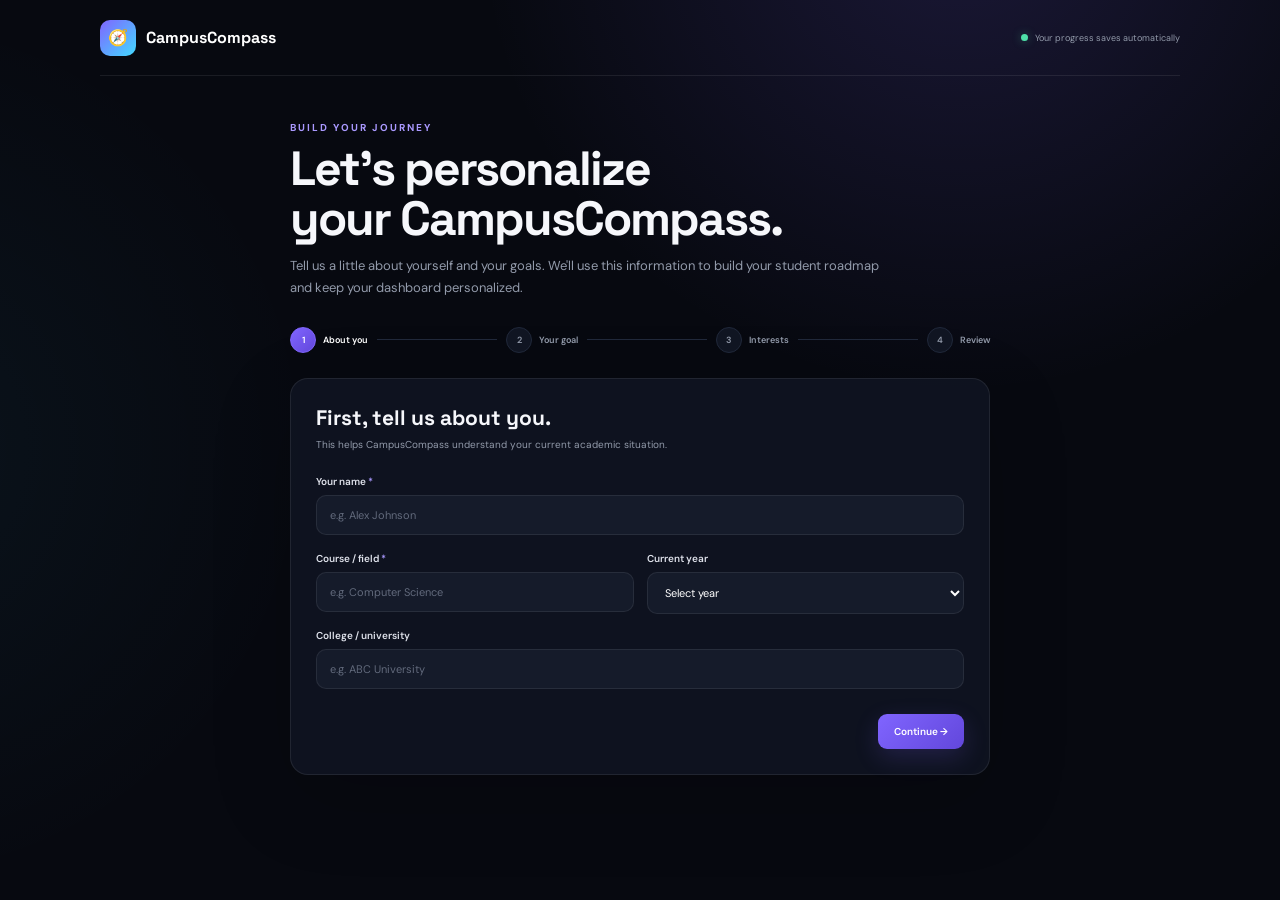
<file: planner.html>
<!DOCTYPE html>
<html lang="en">
<head>
  <link rel="stylesheet" href="ai-chat.css">
<script src="ai-chat.js"></script>

  <meta charset="UTF-8">
  <meta name="viewport" content="width=device-width, initial-scale=1.0">

  <title>CampusCompass — My Plan</title>

  <script src="campus.js"></script>

  <link rel="preconnect" href="https://fonts.googleapis.com">
  <link rel="preconnect" href="https://fonts.gstatic.com" crossorigin>

  <link
    href="https://fonts.googleapis.com/css2?family=DM+Sans:wght@400;500;600;700&family=Space+Grotesk:wght@500;600;700&display=swap"
    rel="stylesheet"
  >

  <style>
    /* =====================================================
       RESET
    ===================================================== */

    * {
      box-sizing: border-box;
      margin: 0;
      padding: 0;
    }

    :root {
      --bg: #070910;
      --surface: #101522;
      --surface2: #151b2a;
      --surface3: #20283a;

      --purple: #8065ff;
      --purple-light: #aa99ff;
      --cyan: #42d9ff;
      --green: #4ee0a8;
      --yellow: #ffd166;
      --red: #ff7180;

      --text: #f6f7fb;
      --muted: #929aaa;
      --border: rgba(255, 255, 255, 0.08);
    }

    html {
      scroll-behavior: smooth;
    }

    body {
      min-height: 100vh;
      color: var(--text);
      font-family: "DM Sans", sans-serif;

      background:
        radial-gradient(
          circle at 75% -10%,
          rgba(128, 101, 255, 0.16),
          transparent 35%
        ),
        radial-gradient(
          circle at -10% 50%,
          rgba(66, 217, 255, 0.05),
          transparent 30%
        ),
        var(--bg);
    }

    button,
    input,
    select,
    textarea {
      font: inherit;
    }

    button {
      cursor: pointer;
    }

    button:focus-visible,
    input:focus-visible,
    select:focus-visible {
      outline: 2px solid var(--cyan);
      outline-offset: 2px;
    }

    .container {
      width: min(1180px, 92%);
      margin: auto;
    }

    /* =====================================================
       NAVBAR
    ===================================================== */

    .navbar {
      height: 76px;
      display: flex;
      align-items: center;
      justify-content: space-between;
      border-bottom: 1px solid var(--border);
    }

    .logo {
      display: flex;
      align-items: center;
      gap: 10px;

      color: white;
      text-decoration: none;

      font-family: "Space Grotesk", sans-serif;
      font-weight: 700;
    }

    .logo-icon {
      width: 36px;
      height: 36px;

      display: grid;
      place-items: center;

      border-radius: 10px;

      background:
        linear-gradient(
          135deg,
          var(--purple),
          var(--cyan)
        );
    }

    .nav-right {
      display: flex;
      align-items: center;
      gap: 9px;
    }

    .nav-btn {
      border: 1px solid var(--border);
      background: transparent;
      color: var(--muted);

      padding: 9px 13px;
      border-radius: 9px;

      font-size: 11px;
      transition: 0.2s;
    }

    .nav-btn:hover {
      color: white;
      background: var(--surface);
    }

    .avatar {
      width: 38px;
      height: 38px;

      display: grid;
      place-items: center;

      border-radius: 50%;

      background:
        linear-gradient(
          135deg,
          var(--purple),
          var(--cyan)
        );

      font-weight: 700;
    }

    /* =====================================================
       MAIN
    ===================================================== */

    main {
      padding: 40px 0 80px;
    }

    .page-header {
      display: flex;
      align-items: flex-end;
      justify-content: space-between;

      gap: 20px;
      margin-bottom: 28px;
    }

    .eyebrow {
      color: var(--purple-light);

      text-transform: uppercase;
      letter-spacing: 2px;

      font-size: 10px;
      font-weight: 700;

      margin-bottom: 9px;
    }

    h1 {
      font-family: "Space Grotesk", sans-serif;

      font-size: clamp(32px, 5vw, 48px);
      letter-spacing: -1.8px;

      margin-bottom: 8px;
    }

    .page-header p {
      color: var(--muted);

      max-width: 650px;

      font-size: 13px;
      line-height: 1.6;
    }

    .header-actions {
      display: flex;
      gap: 9px;
      flex-shrink: 0;
    }

    /* =====================================================
       BUTTONS
    ===================================================== */

    .primary-btn,
    .secondary-btn,
    .danger-btn {
      border-radius: 9px;

      padding: 10px 14px;

      font-size: 11px;
      transition: 0.2s;
    }

    .primary-btn {
      border: 1px solid transparent;

      background:
        linear-gradient(
          135deg,
          var(--purple),
          #6047d9
        );

      color: white;
    }

    .primary-btn:hover {
      transform: translateY(-1px);
    }

    .secondary-btn {
      border: 1px solid var(--border);

      background: transparent;
      color: var(--muted);
    }

    .secondary-btn:hover {
      color: white;
      background: var(--surface);
    }

    .danger-btn {
      border: 1px solid rgba(255, 113, 128, 0.2);

      background: rgba(255, 113, 128, 0.06);
      color: var(--red);
    }

    .danger-btn:hover {
      background: rgba(255, 113, 128, 0.12);
    }

    /* =====================================================
       SUMMARY
    ===================================================== */

    .summary {
      display: grid;
      grid-template-columns: repeat(4, 1fr);

      gap: 12px;
      margin-bottom: 18px;
    }

    .summary-card {
      padding: 17px;

      border: 1px solid var(--border);
      border-radius: 14px;

      background: rgba(16, 21, 34, 0.88);
    }

    .summary-label {
      color: var(--muted);

      font-size: 9px;
      margin-bottom: 7px;
    }

    .summary-number {
      font-family: "Space Grotesk", sans-serif;

      font-size: 23px;
      font-weight: 700;
    }

    .summary-sub {
      color: var(--muted);

      font-size: 8px;
      margin-top: 3px;
    }

    /* =====================================================
       PLAN GRID
    ===================================================== */

    .plan-grid {
      display: grid;
      grid-template-columns: 1fr 320px;

      gap: 18px;
      align-items: start;
    }

    .card {
      padding: 19px;

      border: 1px solid var(--border);
      border-radius: 15px;

      background: rgba(16, 21, 34, 0.88);
    }

    .card + .card {
      margin-top: 14px;
    }

    .card-title-row {
      display: flex;
      justify-content: space-between;
      align-items: center;

      gap: 15px;
      margin-bottom: 15px;
    }

    .card-title {
      font-family: "Space Grotesk", sans-serif;

      font-size: 14px;
      font-weight: 600;
    }

    .card-subtitle {
      color: var(--muted);

      font-size: 9px;
    }

    /* =====================================================
       DAY TABS
    ===================================================== */

    .day-tabs {
      display: flex;
      gap: 7px;

      overflow-x: auto;

      padding-bottom: 5px;
      margin-bottom: 15px;
    }

    .day-tab {
      min-width: 64px;

      padding: 9px 10px;

      border-radius: 9px;
      border: 1px solid var(--border);

      background: var(--surface2);
      color: var(--muted);

      font-size: 9px;
      text-align: center;

      transition: 0.2s;
    }

    .day-tab:hover {
      color: white;
    }

    .day-tab.active {
      color: white;

      border-color: rgba(128, 101, 255, 0.55);

      background: rgba(128, 101, 255, 0.13);
    }

    .day-tab strong {
      display: block;

      color: inherit;

      font-family: "Space Grotesk", sans-serif;

      font-size: 11px;
      margin-bottom: 2px;
    }

    /* =====================================================
       DAY HEADER
    ===================================================== */

    .day-heading {
      padding: 14px;

      border-radius: 11px;

      background:
        linear-gradient(
          135deg,
          rgba(128, 101, 255, 0.11),
          rgba(66, 217, 255, 0.035)
        );

      border: 1px solid rgba(128, 101, 255, 0.13);

      margin-bottom: 12px;
    }

    .day-heading-top {
      display: flex;

      align-items: center;
      justify-content: space-between;

      gap: 10px;
    }

    .day-heading h2 {
      font-family: "Space Grotesk", sans-serif;

      font-size: 18px;
    }

    .day-heading p {
      color: var(--muted);

      font-size: 9px;
      margin-top: 3px;
    }

    .day-progress {
      color: var(--cyan);

      font-family: "Space Grotesk", sans-serif;

      font-size: 10px;
      font-weight: 700;
    }

    /* =====================================================
       TASK LIST
    ===================================================== */

    .task-list {
      display: grid;
      gap: 9px;
    }

    .task {
      display: flex;
      align-items: center;

      gap: 11px;

      padding: 12px;

      border-radius: 10px;

      border: 1px solid rgba(255, 255, 255, 0.045);

      background: rgba(255, 255, 255, 0.025);

      transition: 0.2s;
    }

    .task:hover {
      background: rgba(255, 255, 255, 0.045);
    }

    .task.completed {
      opacity: 0.58;
    }

    .task-check {
      width: 22px;
      height: 22px;

      display: grid;
      place-items: center;

      flex: 0 0 auto;

      border-radius: 6px;
      border: 2px solid #4a5264;

      background: transparent;
      color: #06120d;

      font-size: 12px;
      cursor: pointer;
    }

    .task.completed .task-check {
      background: var(--green);
      border-color: var(--green);
    }

    .task-content {
      flex: 1;
      min-width: 0;
    }

    .task-title {
      font-size: 10px;
      font-weight: 600;

      line-height: 1.4;

      word-break: break-word;
    }

    .task.completed .task-title {
      text-decoration: line-through;
    }

    .task-meta {
      display: flex;
      flex-wrap: wrap;

      gap: 6px;
      margin-top: 4px;
    }

    .task-tag {
      color: var(--purple-light);

      font-size: 8px;

      padding: 3px 6px;

      border-radius: 5px;

      background: rgba(128, 101, 255, 0.08);
    }

    .task-time {
      color: var(--muted);

      font-size: 8px;
    }

    .task-actions {
      display: flex;
      gap: 5px;
    }

    .icon-btn {
      width: 28px;
      height: 28px;

      display: grid;
      place-items: center;

      border-radius: 7px;
      border: 1px solid var(--border);

      background: transparent;
      color: var(--muted);

      font-size: 11px;
    }

    .icon-btn:hover {
      color: white;
      background: var(--surface3);
    }

    /* =====================================================
       ADD TASK
    ===================================================== */

    .add-task {
      display: grid;

      grid-template-columns: 1fr 120px 90px auto;

      gap: 7px;
      margin-top: 12px;
    }

    .input {
      width: 100%;

      border: 1px solid var(--border);

      background: var(--surface2);
      color: white;

      border-radius: 8px;

      padding: 9px 10px;

      font-size: 9px;
      outline: none;
    }

    .input::placeholder {
      color: #697183;
    }

    .input:focus {
      border-color: var(--purple);
    }

    select.input {
      cursor: pointer;
    }

    /* =====================================================
       PROGRESS
    ===================================================== */

    .progress-wrap {
      margin: 15px 0;
    }

    .progress-top {
      display: flex;
      justify-content: space-between;

      margin-bottom: 7px;
    }

    .progress-top span {
      color: var(--muted);
      font-size: 9px;
    }

    .progress-top strong {
      color: var(--purple-light);
      font-size: 9px;
    }

    .progress-bar {
      height: 7px;

      overflow: hidden;

      border-radius: 50px;
      background: var(--surface3);
    }

    .progress-fill {
      height: 100%;
      width: 0;

      border-radius: inherit;

      background:
        linear-gradient(
          90deg,
          var(--purple),
          var(--cyan)
        );

      transition: width 0.4s ease;
    }

    /* =====================================================
       SIDE INFO
    ===================================================== */

    .info-list {
      display: grid;
      gap: 9px;
    }

    .info-row {
      display: flex;
      align-items: center;

      gap: 9px;

      padding: 10px;

      border-radius: 9px;

      background: rgba(255, 255, 255, 0.025);

      border: 1px solid rgba(255, 255, 255, 0.045);
    }

    .info-icon {
      width: 28px;
      height: 28px;

      display: grid;
      place-items: center;

      flex: 0 0 auto;

      border-radius: 8px;

      background: rgba(128, 101, 255, 0.09);
    }

    .info-content {
      min-width: 0;
    }

    .info-content strong {
      display: block;

      font-size: 9px;
      line-height: 1.4;
    }

    .info-content span {
      display: block;

      color: var(--muted);

      font-size: 8px;
      margin-top: 2px;
    }

    /* =====================================================
       CATEGORY
    ===================================================== */

    .category-list {
      display: grid;
      gap: 9px;

      margin-top: 14px;
    }

    .category-row {
      display: flex;
      align-items: center;

      gap: 8px;
    }

    .category-name {
      width: 75px;

      color: var(--muted);

      font-size: 8px;

      white-space: nowrap;
      overflow: hidden;
      text-overflow: ellipsis;
    }

    .category-track {
      flex: 1;

      height: 6px;

      overflow: hidden;

      border-radius: 50px;

      background: var(--surface3);
    }

    .category-fill {
      height: 100%;

      border-radius: inherit;

      background:
        linear-gradient(
          90deg,
          var(--purple),
          var(--cyan)
        );
    }

    .category-value {
      width: 26px;

      text-align: right;

      color: var(--muted);

      font-size: 8px;
    }

    /* =====================================================
       EMPTY
    ===================================================== */

    .empty {
      padding: 35px 15px;

      text-align: center;

      color: var(--muted);

      font-size: 10px;
      line-height: 1.6;
    }

    /* =====================================================
       MODAL
    ===================================================== */

    .modal-overlay {
      position: fixed;
      inset: 0;

      display: none;

      align-items: center;
      justify-content: center;

      padding: 20px;

      background: rgba(0, 0, 0, 0.72);

      backdrop-filter: blur(8px);

      z-index: 100;
    }

    .modal-overlay.show {
      display: flex;
    }

    .modal {
      width: min(460px, 100%);

      padding: 25px;

      border-radius: 17px;

      border: 1px solid var(--border);

      background: #111624;

      box-shadow:
        0 30px 100px rgba(0, 0, 0, 0.6);
    }

    .modal h2 {
      font-family: "Space Grotesk", sans-serif;

      font-size: 22px;

      margin-bottom: 5px;
    }

    .modal-subtitle {
      color: var(--muted);

      font-size: 10px;

      margin-bottom: 20px;
    }

    .form-group {
      margin-bottom: 14px;
    }

    .form-group label {
      display: block;

      color: #d7dbea;

      font-size: 9px;

      margin-bottom: 6px;
    }

    .modal-actions {
      display: flex;

      gap: 8px;

      margin-top: 20px;
    }

    .modal-actions button {
      flex: 1;
    }

    /* =====================================================
       TOAST
    ===================================================== */

    .toast {
      position: fixed;

      right: 20px;
      bottom: 20px;

      padding: 12px 16px;

      border-radius: 10px;

      background: #1b2232;

      border: 1px solid var(--border);

      color: white;

      font-size: 10px;

      transform: translateY(80px);

      opacity: 0;

      transition: 0.25s;

      z-index: 200;
    }

    .toast.show {
      opacity: 1;

      transform: translateY(0);
    }

    /* =====================================================
       RESPONSIVE
    ===================================================== */

    @media (max-width: 900px) {
      .plan-grid {
        grid-template-columns: 1fr;
      }

      .summary {
        grid-template-columns: repeat(2, 1fr);
      }
    }

    @media (max-width: 650px) {
      .container {
        width: 94%;
      }

      .page-header {
        align-items: flex-start;
        flex-direction: column;
      }

      .header-actions {
        width: 100%;
      }

      .header-actions button {
        flex: 1;
      }

      .add-task {
        grid-template-columns: 1fr 1fr;
      }

      .add-task .task-add-button {
        grid-column: span 2;
      }

      .nav-btn {
        display: none;
      }

      .task {
        align-items: flex-start;
      }

      .task-actions {
        flex-shrink: 0;
      }
    }

    @media (max-width: 430px) {
      .summary {
        grid-template-columns: 1fr 1fr;
      }

      .summary-card {
        padding: 14px;
      }

      .task-actions {
        flex-direction: column;
      }

      .modal {
        padding: 20px;
      }
    }
  </style>
</head>

<body>

  <!-- =====================================================
       NAVIGATION
  ====================================================== -->

  <div class="container">
    <nav class="navbar">

      <a class="logo" href="index.html">
        <div class="logo-icon">🧭</div>
        CampusCompass
      </a>

      <div class="nav-right">

        <button
          class="nav-btn"
          type="button"
          onclick="goDashboard()"
        >
          ← Dashboard
        </button>

        <button
          class="nav-btn"
          type="button"
          onclick="goProgress()"
        >
          Progress →
        </button>

        <div
          class="avatar"
          id="avatar"
          aria-label="Student profile"
        >
          S
        </div>

      </div>
    </nav>
  </div>


  <!-- =====================================================
       MAIN
  ====================================================== -->

  <main>
    <div class="container">

      <!-- HEADER -->

      <section class="page-header">

        <div>
          <div class="eyebrow">
            Your action plan
          </div>

          <h1>
            My Plan
          </h1>

          <p id="headerDescription">
            Your personalized roadmap, broken into manageable
            daily actions.
          </p>
        </div>

        <div class="header-actions">

          <button
            class="secondary-btn"
            type="button"
            onclick="resetPlan()"
          >
            Reset Tasks
          </button>

          <button
            class="primary-btn"
            type="button"
            onclick="openAddTaskModal()"
          >
            + Add Task
          </button>

        </div>
      </section>


      <!-- =================================================
           SUMMARY
      ================================================== -->

      <section class="summary">

        <div class="summary-card">
          <div class="summary-label">
            Completed
          </div>

          <div
            class="summary-number"
            id="completedCount"
          >
            0
          </div>

          <div class="summary-sub">
            tasks finished
          </div>
        </div>


        <div class="summary-card">
          <div class="summary-label">
            Remaining
          </div>

          <div
            class="summary-number"
            id="remainingCount"
          >
            0
          </div>

          <div class="summary-sub">
            tasks to go
          </div>
        </div>


        <div class="summary-card">
          <div class="summary-label">
            Total time
          </div>

          <div
            class="summary-number"
            id="totalMinutes"
          >
            0
          </div>

          <div class="summary-sub">
            minutes planned
          </div>
        </div>


        <div class="summary-card">
          <div class="summary-label">
            Progress
          </div>

          <div
            class="summary-number"
            id="overallPercent"
          >
            0%
          </div>

          <div class="summary-sub">
            roadmap complete
          </div>
        </div>

      </section>


      <!-- =================================================
           CONTENT GRID
      ================================================== -->

      <div class="plan-grid">

        <!-- LEFT COLUMN -->

        <div>

          <section class="card">

            <div class="card-title-row">

              <div>
                <div class="card-title">
                  Your 7-Day Journey
                </div>

                <div class="card-subtitle">
                  Select a day to view its tasks
                </div>
              </div>

            </div>


            <div
              class="day-tabs"
              id="dayTabs"
            ></div>


            <div id="dayContent"></div>

          </section>

        </div>


        <!-- RIGHT COLUMN -->

        <div>

          <!-- PLAN PROGRESS -->

          <section class="card">

            <div class="card-title">
              Plan Progress
            </div>

            <div class="progress-wrap">

              <div class="progress-top">

                <span>
                  Overall completion
                </span>

                <strong id="sidePercent">
                  0%
                </strong>

              </div>

              <div class="progress-bar">

                <div
                  class="progress-fill"
                  id="sideProgress"
                ></div>

              </div>

            </div>


            <div
              class="info-list"
              id="planInfo"
            ></div>

          </section>


          <!-- CATEGORIES -->

          <section class="card">

            <div class="card-title">
              Task Categories
            </div>

            <div
              class="category-list"
              id="categoryList"
            ></div>

          </section>


          <!-- FOCUS -->

          <section class="card">

            <div class="card-title">
              Your Focus
            </div>

            <div
              class="info-list"
              id="focusList"
              style="margin-top: 14px;"
            ></div>

          </section>

        </div>

      </div>

    </div>
  </main>


  <!-- =====================================================
       ADD TASK MODAL
  ====================================================== -->

  <div
    class="modal-overlay"
    id="addTaskModal"
    role="dialog"
    aria-modal="true"
    aria-labelledby="addTaskTitle"
  >

    <div class="modal">

      <h2 id="addTaskTitle">
        Add a task
      </h2>

      <p class="modal-subtitle">
        Add a custom action to your personalized plan.
      </p>


      <div class="form-group">

        <label for="newTaskTitle">
          Task title
        </label>

        <input
          class="input"
          id="newTaskTitle"
          type="text"
          placeholder="e.g. Review JavaScript arrays"
          maxlength="200"
        >

      </div>


      <div class="form-group">

        <label for="newTaskCategory">
          Category
        </label>

        <select
          class="input"
          id="newTaskCategory"
        >
          <option value="Technical">
            Technical
          </option>

          <option value="Learning">
            Learning
          </option>

          <option value="Project">
            Project
          </option>

          <option value="Career">
            Career
          </option>

          <option value="Personal Growth">
            Personal Growth
          </option>
        </select>

      </div>


      <div class="form-group">

        <label for="newTaskDuration">
          Duration
        </label>

        <select
          class="input"
          id="newTaskDuration"
        >
          <option value="15">
            15 minutes
          </option>

          <option value="30" selected>
            30 minutes
          </option>

          <option value="45">
            45 minutes
          </option>

          <option value="60">
            60 minutes
          </option>

          <option value="90">
            90 minutes
          </option>

          <option value="120">
            2 hours
          </option>
        </select>

      </div>


      <div class="modal-actions">

        <button
          class="secondary-btn"
          type="button"
          onclick="closeAddTaskModal()"
        >
          Cancel
        </button>

        <button
          class="primary-btn"
          type="button"
          onclick="addCustomTask()"
        >
          Add Task
        </button>

      </div>

    </div>
  </div>


  <!-- =====================================================
       EDIT TASK MODAL
  ====================================================== -->

  <div
    class="modal-overlay"
    id="editTaskModal"
    role="dialog"
    aria-modal="true"
    aria-labelledby="editTaskTitleHeading"
  >

    <div class="modal">

      <h2 id="editTaskTitleHeading">
        Edit task
      </h2>

      <p class="modal-subtitle">
        Update the selected task.
      </p>


      <div class="form-group">

        <label for="editTaskTitle">
          Task title
        </label>

        <input
          class="input"
          id="editTaskTitle"
          type="text"
          maxlength="200"
        >

      </div>


      <div class="form-group">

        <label for="editTaskCategory">
          Category
        </label>

        <select
          class="input"
          id="editTaskCategory"
        >
          <option value="Technical">
            Technical
          </option>

          <option value="Learning">
            Learning
          </option>

          <option value="Project">
            Project
          </option>

          <option value="Career">
            Career
          </option>

          <option value="Personal Growth">
            Personal Growth
          </option>
        </select>

      </div>


      <div class="form-group">

        <label for="editTaskDuration">
          Duration
        </label>

        <select
          class="input"
          id="editTaskDuration"
        >
          <option value="15">
            15 minutes
          </option>

          <option value="30">
            30 minutes
          </option>

          <option value="45">
            45 minutes
          </option>

          <option value="60">
            60 minutes
          </option>

          <option value="90">
            90 minutes
          </option>

          <option value="120">
            2 hours
          </option>
        </select>

      </div>


      <div class="modal-actions">

        <button
          class="secondary-btn"
          type="button"
          onclick="closeEditTaskModal()"
        >
          Cancel
        </button>

        <button
          class="primary-btn"
          type="button"
          onclick="saveEditedTask()"
        >
          Save Changes
        </button>

      </div>

    </div>
  </div>


  <!-- =====================================================
       TOAST
  ====================================================== -->

  <div
    class="toast"
    id="toast"
    role="status"
    aria-live="polite"
  >
    Plan updated
  </div>


  <!-- =====================================================
       PLANNER JAVASCRIPT
  ====================================================== -->

  <script>
    /*
    ========================================================
    CAMPUSCOMPASS — PLANNER
    ========================================================
    */

    let profile = null;
    let plan = [];
    let taskState = {};

    let selectedDay = 0;
    let editingTaskId = null;

    /* =====================================================
       LOAD DATA
    ===================================================== */

    function loadData() {
      const profileData =
        localStorage.getItem("campusCompassStudent");

      if (!profileData) {
        window.location.href = "onboarding.html";
        return false;
      }

      try {
        profile = JSON.parse(profileData);
      } catch (error) {
        console.warn("Could not read student profile:", error);

        window.location.href = "onboarding.html";
        return false;
      }

      const planData =
        localStorage.getItem("campusCompassPlan");

      if (planData) {
        try {
          plan = JSON.parse(planData);

          if (!Array.isArray(plan)) {
            plan = [];
          }
        } catch (error) {
          console.warn("Could not read planner data:", error);
          plan = [];
        }
      } else {
        plan = [];
      }

      const stateData =
        localStorage.getItem("campusCompassPlannerTasks");

      if (stateData) {
        try {
          taskState = JSON.parse(stateData);

          if (
            !taskState ||
            typeof taskState !== "object" ||
            Array.isArray(taskState)
          ) {
            taskState = {};
          }
        } catch (error) {
          console.warn("Could not read task state:", error);
          taskState = {};
        }
      } else {
        taskState = {};
      }

      return true;
    }

    /* =====================================================
       PROFILE
    ===================================================== */

    function renderProfile() {
      const name =
        profile?.name || "Student";

      const firstName =
        name.trim().split(/\s+/)[0] || "Student";

      document.getElementById("avatar").innerText =
        firstName.charAt(0).toUpperCase();

      document.getElementById("headerDescription").innerText =
        `A personalized plan for ${
          profile?.goal || "your goals"
        }, built around ${
          profile?.dailyTime || profile?.time || 60
        } minutes a day.`;
    }

    /* =====================================================
       TASK HELPERS
    ===================================================== */

    function getAllTasks() {
      return plan.flatMap(day =>
        Array.isArray(day?.tasks)
          ? day.tasks
          : []
      );
    }

    function getCompletedTasks() {
      return getAllTasks().filter(task =>
        Boolean(taskState[String(task.id)])
      );
    }

    function findTask(id) {
      const stringId = String(id);

      for (const day of plan) {
        const tasks =
          Array.isArray(day?.tasks)
            ? day.tasks
            : [];

        const found = tasks.find(
          task => String(task.id) === stringId
        );

        if (found) {
          return found;
        }
      }

      return null;
    }

    /* =====================================================
       SAVE
    ===================================================== */

    function savePlan() {
      if (typeof ccSavePlan === "function") {
        ccSavePlan(plan);
      } else {
        localStorage.setItem(
          "campusCompassPlan",
          JSON.stringify(plan)
        );
      }
    }

    function saveTaskState() {
      if (typeof ccSaveTaskState === "function") {
        ccSaveTaskState(taskState);
      } else {
        localStorage.setItem(
          "campusCompassPlannerTasks",
          JSON.stringify(taskState)
        );
      }
    }

    /* =====================================================
       DAY TABS
    ===================================================== */

    function renderDayTabs() {
      const container =
        document.getElementById("dayTabs");

      if (!plan.length) {
        container.innerHTML = "";
        return;
      }

      container.innerHTML =
        plan.map((day, index) => {
          const tasks =
            Array.isArray(day?.tasks)
              ? day.tasks
              : [];

          const completed =
            tasks.filter(task =>
              Boolean(taskState[String(task.id)])
            ).length;

          return `
            <button
              class="day-tab ${
                index === selectedDay
                  ? "active"
                  : ""
              }"
              type="button"
              onclick="selectDay(${index})"
              aria-label="View Day ${index + 1}"
            >
              <strong>
                Day ${index + 1}
              </strong>

              ${completed}/${tasks.length}
            </button>
          `;
        })
        .join("");
    }

    /* =====================================================
       SELECT DAY
    ===================================================== */

    function selectDay(index) {
      if (
        index < 0 ||
        index >= plan.length
      ) {
        return;
      }

      selectedDay = index;

      renderDayTabs();
      renderDay();
    }

    /* =====================================================
       RENDER DAY
    ===================================================== */

    function renderDay() {
      const container =
        document.getElementById("dayContent");

      if (!plan.length) {
        container.innerHTML = `
          <div class="empty">
            Your personalized plan has not been created yet.
            <br><br>
            Return to the dashboard and create your journey first.
          </div>
        `;

        return;
      }

      if (selectedDay >= plan.length) {
        selectedDay = 0;
      }

      const day =
        plan[selectedDay];

      const tasks =
        Array.isArray(day?.tasks)
          ? day.tasks
          : [];

      const completed =
        tasks.filter(task =>
          Boolean(taskState[String(task.id)])
        ).length;

      const percent =
        tasks.length
          ? Math.round(
              completed / tasks.length * 100
            )
          : 0;

      const dayTitle =
        day?.title ||
        `Day ${selectedDay + 1}`;

      const dayDescription =
        day?.description ||
        "Keep moving forward with one manageable step at a time.";

      container.innerHTML = `
        <div class="day-heading">

          <div class="day-heading-top">

            <div>
              <h2>
                ${escapeHTML(dayTitle)}
              </h2>

              <p>
                ${escapeHTML(dayDescription)}
              </p>
            </div>

            <div class="day-progress">
              ${percent}%
            </div>

          </div>

        </div>


        <div class="task-list">

          ${
            tasks.length
              ? tasks.map(renderTask).join("")
              : `
                <div class="empty">
                  No tasks scheduled for this day.
                </div>
              `
          }

        </div>


        <div class="add-task">

          <input
            class="input"
            id="quickTaskTitle"
            type="text"
            placeholder="Add a task quickly..."
            maxlength="200"
            onkeydown="handleQuickTaskKey(event)"
          >

          <select
            class="input"
            id="quickTaskCategory"
          >
            <option value="Technical">
              Technical
            </option>

            <option value="Learning">
              Learning
            </option>

            <option value="Project">
              Project
            </option>

            <option value="Career">
              Career
            </option>

            <option value="Personal Growth">
              Personal Growth
            </option>
          </select>

          <select
            class="input"
            id="quickTaskDuration"
          >
            <option value="15">
              15 min
            </option>

            <option value="30">
              30 min
            </option>

            <option value="45">
              45 min
            </option>

            <option value="60">
              60 min
            </option>
          </select>

          <button
            class="primary-btn task-add-button"
            type="button"
            onclick="quickAddTask()"
          >
            Add
          </button>

        </div>
      `;
    }

    /* =====================================================
       TASK HTML
    ===================================================== */

    function renderTask(task) {
      const id =
        String(task.id);

      const completed =
        Boolean(taskState[id]);

      const safeId =
        escapeAttribute(id);

      return `
        <div class="task ${
          completed ? "completed" : ""
        }">

          <button
            class="task-check"
            type="button"
            aria-label="${
              completed
                ? "Mark task incomplete"
                : "Mark task complete"
            }"
            onclick="toggleTask('${safeId}')"
          >
            ${completed ? "✓" : ""}
          </button>


          <div class="task-content">

            <div class="task-title">
              ${escapeHTML(
                task.title || "Untitled task"
              )}
            </div>

            <div class="task-meta">

              <span class="task-tag">
                ${escapeHTML(
                  task.category || "Task"
                )}
              </span>

              <span class="task-time">
                ${Number(task.duration || 0)}
                minutes
              </span>

            </div>

          </div>


          <div class="task-actions">

            <button
              class="icon-btn"
              type="button"
              title="Edit task"
              aria-label="Edit task"
              onclick="openEditTaskModal('${safeId}')"
            >
              ✎
            </button>

            <button
              class="icon-btn"
              type="button"
              title="Delete task"
              aria-label="Delete task"
              onclick="deleteTask('${safeId}')"
            >
              ×
            </button>

          </div>

        </div>
      `;
    }

    /* =====================================================
       TOGGLE TASK
    ===================================================== */

    function toggleTask(id) {
      const task = findTask(id);

      if (!task) {
        return;
      }

      const key = String(id);

      taskState[key] =
        !Boolean(taskState[key]);

      saveTaskState();
      renderAll();

      showToast(
        taskState[key]
          ? "Task completed! 🎉"
          : "Task marked incomplete."
      );
    }

    /* =====================================================
       ADD TASK MODAL
    ===================================================== */

    function openAddTaskModal() {
      document.getElementById(
        "newTaskTitle"
      ).value = "";

      document.getElementById(
        "newTaskCategory"
      ).value = "Technical";

      document.getElementById(
        "newTaskDuration"
      ).value = "30";

      document.getElementById(
        "addTaskModal"
      ).classList.add("show");

      setTimeout(() => {
        document.getElementById(
          "newTaskTitle"
        ).focus();
      }, 50);
    }

    function closeAddTaskModal() {
      document.getElementById(
        "addTaskModal"
      ).classList.remove("show");
    }

    /* =====================================================
       CREATE TASK ID
    ===================================================== */

    function createTaskId() {
      return (
        "custom_" +
        Date.now() +
        "_" +
        Math.random()
          .toString(36)
          .slice(2, 8)
      );
    }

    /* =====================================================
       ADD CUSTOM TASK
    ===================================================== */

    function addCustomTask() {
      const title =
        document
          .getElementById("newTaskTitle")
          .value
          .trim();

      const category =
        document.getElementById(
          "newTaskCategory"
        ).value;

      const duration =
        Number(
          document.getElementById(
            "newTaskDuration"
          ).value
        );

      if (!title) {
        showToast(
          "Please enter a task title."
        );

        return;
      }

      if (!plan.length) {
        showToast(
          "Create your journey first."
        );

        return;
      }

      const task = {
        id: createTaskId(),
        title,
        category,
        duration
      };

      if (
        !Array.isArray(
          plan[selectedDay].tasks
        )
      ) {
        plan[selectedDay].tasks = [];
      }

      plan[selectedDay].tasks.push(task);

      savePlan();

      closeAddTaskModal();

      renderAll();

      showToast(
        "Task added to your plan."
      );
    }

    /* =====================================================
       QUICK ADD
    ===================================================== */

    function quickAddTask() {
      const titleElement =
        document.getElementById(
          "quickTaskTitle"
        );

      if (!titleElement) {
        return;
      }

      const title =
        titleElement.value.trim();

      const category =
        document.getElementById(
          "quickTaskCategory"
        ).value;

      const duration =
        Number(
          document.getElementById(
            "quickTaskDuration"
          ).value
        );

      if (!title) {
        showToast(
          "Enter a task title."
        );

        titleElement.focus();

        return;
      }

      if (!plan.length) {
        showToast(
          "Create your journey first."
        );

        return;
      }

      const task = {
        id: createTaskId(),
        title,
        category,
        duration
      };

      if (
        !Array.isArray(
          plan[selectedDay].tasks
        )
      ) {
        plan[selectedDay].tasks = [];
      }

      plan[selectedDay].tasks.push(task);

      savePlan();

      renderAll();

      showToast(
        "Task added."
      );
    }

    /* =====================================================
       QUICK ADD ENTER
    ===================================================== */

    function handleQuickTaskKey(event) {
      if (event.key === "Enter") {
        event.preventDefault();
        quickAddTask();
      }
    }

    /* =====================================================
       EDIT TASK
    ===================================================== */

    function openEditTaskModal(id) {
      const task =
        findTask(id);

      if (!task) {
        return;
      }

      editingTaskId =
        String(id);

      document.getElementById(
        "editTaskTitle"
      ).value =
        task.title || "";

      document.getElementById(
        "editTaskCategory"
      ).value =
        task.category || "Technical";

      document.getElementById(
        "editTaskDuration"
      ).value =
        String(task.duration || 30);

      document.getElementById(
        "editTaskModal"
      ).classList.add("show");

      setTimeout(() => {
        document.getElementById(
          "editTaskTitle"
        ).focus();
      }, 50);
    }

    function closeEditTaskModal() {
      editingTaskId = null;

      document.getElementById(
        "editTaskModal"
      ).classList.remove("show");
    }

    /* =====================================================
       SAVE EDITED TASK
    ===================================================== */

    function saveEditedTask() {
      if (!editingTaskId) {
        return;
      }

      const task =
        findTask(editingTaskId);

      if (!task) {
        closeEditTaskModal();
        return;
      }

      const title =
        document
          .getElementById("editTaskTitle")
          .value
          .trim();

      const category =
        document.getElementById(
          "editTaskCategory"
        ).value;

      const duration =
        Number(
          document.getElementById(
            "editTaskDuration"
          ).value
        );

      if (!title) {
        showToast(
          "Task title cannot be empty."
        );

        return;
      }

      task.title = title;
      task.category = category;
      task.duration = duration;

      savePlan();

      closeEditTaskModal();

      renderAll();

      showToast(
        "Task updated."
      );
    }

    /* =====================================================
       DELETE TASK
    ===================================================== */

    function deleteTask(id) {
      const task =
        findTask(id);

      if (!task) {
        return;
      }

      const confirmed =
        window.confirm(
          `Delete "${task.title}" from your plan?`
        );

      if (!confirmed) {
        return;
      }

      const stringId =
        String(id);

      plan.forEach(day => {
        if (!Array.isArray(day?.tasks)) {
          return;
        }

        day.tasks =
          day.tasks.filter(
            currentTask =>
              String(currentTask.id) !== stringId
          );
      });

      delete taskState[stringId];

      savePlan();
      saveTaskState();

      renderAll();

      showToast(
        "Task deleted."
      );
    }

    /* =====================================================
       RESET TASKS
    ===================================================== */

    function resetPlan() {
      const allTasks =
        getAllTasks();

      if (!allTasks.length) {
        showToast(
          "There are no tasks to reset."
        );

        return;
      }

      const confirmed =
        window.confirm(
          "Mark every task in your plan as incomplete?"
        );

      if (!confirmed) {
        return;
      }

      taskState = {};

      saveTaskState();

      renderAll();

      showToast(
        "All tasks have been reset."
      );
    }

    /* =====================================================
       SUMMARY
    ===================================================== */

    function renderSummary() {
      const all =
        getAllTasks();

      const completed =
        getCompletedTasks();

      const total =
        all.length;

      const completedCount =
        completed.length;

      const remaining =
        Math.max(
          0,
          total - completedCount
        );

      const minutes =
        all.reduce(
          (totalMinutes, task) =>
            totalMinutes +
            Number(task.duration || 0),
          0
        );

      const percent =
        total
          ? Math.round(
              completedCount /
              total *
              100
            )
          : 0;

      document.getElementById(
        "completedCount"
      ).innerText =
        completedCount;

      document.getElementById(
        "remainingCount"
      ).innerText =
        remaining;

      document.getElementById(
        "totalMinutes"
      ).innerText =
        minutes;

      document.getElementById(
        "overallPercent"
      ).innerText =
        `${percent}%`;

      document.getElementById(
        "sidePercent"
      ).innerText =
        `${percent}%`;

      document.getElementById(
        "sideProgress"
      ).style.width =
        `${percent}%`;
    }

    /* =====================================================
       PLAN INFO
    ===================================================== */

    function renderPlanInfo() {
      const container =
        document.getElementById(
          "planInfo"
        );

      const all =
        getAllTasks();

      const completed =
        getCompletedTasks();

      const minutesRemaining =
        all
          .filter(
            task =>
              !taskState[String(task.id)]
          )
          .reduce(
            (total, task) =>
              total +
              Number(task.duration || 0),
            0
          );

      const days =
        plan.length;

      container.innerHTML = `
        <div class="info-row">

          <div class="info-icon">
            📅
          </div>

          <div class="info-content">

            <strong>
              ${days} day${days === 1 ? "" : "s"}
            </strong>

            <span>
              Active roadmap
            </span>

          </div>

        </div>


        <div class="info-row">

          <div class="info-icon">
            ✓
          </div>

          <div class="info-content">

            <strong>
              ${completed.length} completed
            </strong>

            <span>
              Keep building momentum
            </span>

          </div>

        </div>


        <div class="info-row">

          <div class="info-icon">
            ⏱
          </div>

          <div class="info-content">

            <strong>
              ${minutesRemaining} minutes
            </strong>

            <span>
              Remaining workload
            </span>

          </div>

        </div>
      `;
    }

    /* =====================================================
       CATEGORIES
    ===================================================== */

    function renderCategories() {
      const container =
        document.getElementById(
          "categoryList"
        );

      const all =
        getAllTasks();

      if (!all.length) {
        container.innerHTML = `
          <div class="empty">
            No task categories yet.
          </div>
        `;

        return;
      }

      const categories = {};

      all.forEach(task => {
        const category =
          task.category || "Other";

        categories[category] =
          (categories[category] || 0) + 1;
      });

      const total =
        all.length;

      container.innerHTML =
        Object.entries(categories)
          .sort(
            (a, b) =>
              b[1] - a[1]
          )
          .map(
            ([category, count]) => {
              const width =
                Math.round(
                  count /
                  total *
                  100
                );

              return `
                <div class="category-row">

                  <div class="category-name">
                    ${escapeHTML(category)}
                  </div>

                  <div class="category-track">

                    <div
                      class="category-fill"
                      style="width:${width}%"
                    ></div>

                  </div>

                  <div class="category-value">
                    ${count}
                  </div>

                </div>
              `;
            }
          )
          .join("");
    }

    /* =====================================================
       FOCUS
    ===================================================== */

    function renderFocus() {
      const container =
        document.getElementById(
          "focusList"
        );

      const interests =
        Array.isArray(profile?.interests)
          ? profile.interests
          : [];

      const goal =
        profile?.goal ||
        "Personal Growth";

      const time =
        profile?.dailyTime ||
        profile?.time ||
        60;

      const course =
        profile?.course ||
        "Your field";

      const firstInterest =
        interests[0] ||
        course;

      container.innerHTML = `
        <div class="info-row">

          <div class="info-icon">
            🎯
          </div>

          <div class="info-content">

            <strong>
              ${escapeHTML(goal)}
            </strong>

            <span>
              Primary goal
            </span>

          </div>

        </div>


        <div class="info-row">

          <div class="info-icon">
            🧠
          </div>

          <div class="info-content">

            <strong>
              ${escapeHTML(firstInterest)}
            </strong>

            <span>
              Main learning area
            </span>

          </div>

        </div>


        <div class="info-row">

          <div class="info-icon">
            ⏱
          </div>

          <div class="info-content">

            <strong>
              ${escapeHTML(String(time))} min/day
            </strong>

            <span>
              Available learning time
            </span>

          </div>

        </div>
      `;
    }

    /* =====================================================
       RENDER ALL
    ===================================================== */

    function renderAll() {
      renderDayTabs();
      renderDay();
      renderSummary();
      renderPlanInfo();
      renderCategories();
      renderFocus();
    }

    /* =====================================================
       NAVIGATION
    ===================================================== */

    function goDashboard() {
      window.location.href =
        "dashboard.html";
    }

    function goProgress() {
      window.location.href =
        "progress.html";
    }

    /* =====================================================
       ESCAPE HTML
    ===================================================== */

    function escapeHTML(value) {
      return String(value ?? "")
        .replaceAll("&", "&amp;")
        .replaceAll("<", "&lt;")
        .replaceAll(">", "&gt;")
        .replaceAll('"', "&quot;")
        .replaceAll("'", "&#039;");
    }

    function escapeAttribute(value) {
      return String(value ?? "")
        .replaceAll("\\", "\\\\")
        .replaceAll("'", "\\'");
    }

    /* =====================================================
       MODAL EVENTS
    ===================================================== */

    document
      .getElementById("addTaskModal")
      .addEventListener(
        "click",
        event => {
          if (
            event.target.id ===
            "addTaskModal"
          ) {
            closeAddTaskModal();
          }
        }
      );

    document
      .getElementById("editTaskModal")
      .addEventListener(
        "click",
        event => {
          if (
            event.target.id ===
            "editTaskModal"
          ) {
            closeEditTaskModal();
          }
        }
      );

    document.addEventListener(
      "keydown",
      event => {
        if (event.key === "Escape") {
          closeAddTaskModal();
          closeEditTaskModal();
        }
      }
    );

    /* =====================================================
       ENTER KEY IN MODALS
    ===================================================== */

    document
      .getElementById("newTaskTitle")
      .addEventListener(
        "keydown",
        event => {
          if (event.key === "Enter") {
            event.preventDefault();
            addCustomTask();
          }
        }
      );

    document
      .getElementById("editTaskTitle")
      .addEventListener(
        "keydown",
        event => {
          if (event.key === "Enter") {
            event.preventDefault();
            saveEditedTask();
          }
        }
      );

    /* =====================================================
       TOAST
    ===================================================== */

    let toastTimeout;

    function showToast(message) {
      const toast =
        document.getElementById("toast");

      toast.innerText =
        message;

      toast.classList.add("show");

      clearTimeout(toastTimeout);

      toastTimeout =
        setTimeout(() => {
          toast.classList.remove("show");
        }, 2500);
    }

    /* =====================================================
       CROSS-PAGE REFRESH
    ===================================================== */

    window.refreshCampusCompass =
      function () {
        if (!loadData()) {
          return;
        }

        renderProfile();
        renderAll();
      };

    /* =====================================================
       INITIALIZE
    ===================================================== */

    if (loadData()) {
      renderProfile();
      renderAll();
    }
  </script>

</body>
</html>
</file>
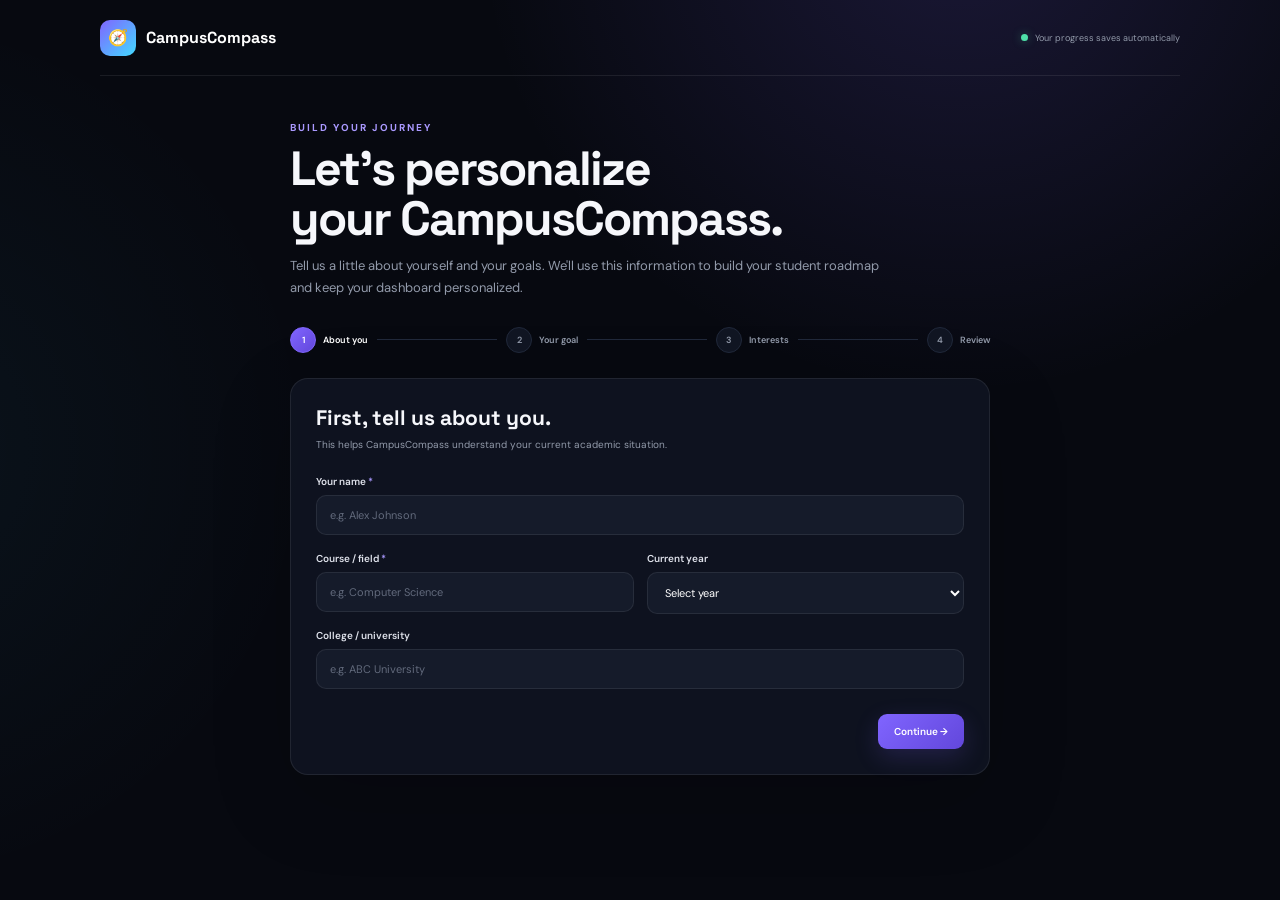
<file: progress.html>
<!DOCTYPE html>
<html lang="en">
<head>
  <link rel="stylesheet" href="ai-chat.css">
<script src="ai-chat.js"></script>


  <script src="campus.js"></script>

  <meta charset="UTF-8">
  <meta name="viewport" content="width=device-width, initial-scale=1.0">

  <title>CampusCompass — Progress</title>

  <link rel="preconnect" href="https://fonts.googleapis.com">
  <link rel="preconnect" href="https://fonts.gstatic.com" crossorigin>

  <link
    href="https://fonts.googleapis.com/css2?family=DM+Sans:wght@400;500;600;700&family=Space+Grotesk:wght@500;600;700&display=swap"
    rel="stylesheet"
  >

  <style>

    /* =====================================================
       RESET + VARIABLES
    ===================================================== */

    * {
      box-sizing: border-box;
      margin: 0;
      padding: 0;
    }

    :root {
      --bg: #070910;
      --surface: #101522;
      --surface2: #151b2a;
      --surface3: #20283a;

      --purple: #8065ff;
      --purple-light: #aa99ff;
      --cyan: #42d9ff;
      --green: #4ee0a8;
      --yellow: #ffd166;
      --red: #ff7180;

      --text: #f6f7fb;
      --muted: #929aaa;
      --border: rgba(255, 255, 255, 0.08);
    }

    html {
      scroll-behavior: smooth;
    }

    body {
      min-height: 100vh;
      color: var(--text);
      font-family: "DM Sans", sans-serif;

      background:
        radial-gradient(
          circle at 75% -10%,
          rgba(128, 101, 255, 0.16),
          transparent 35%
        ),
        radial-gradient(
          circle at -10% 50%,
          rgba(66, 217, 255, 0.05),
          transparent 30%
        ),
        var(--bg);
    }

    button {
      font: inherit;
      cursor: pointer;
    }

    button:focus-visible {
      outline: 2px solid var(--cyan);
      outline-offset: 2px;
    }

    .container {
      width: min(1180px, 92%);
      margin: auto;
    }


    /* =====================================================
       NAVBAR
    ===================================================== */

    .navbar {
      height: 76px;

      display: flex;
      align-items: center;
      justify-content: space-between;

      border-bottom: 1px solid var(--border);
    }

    .logo {
      display: flex;
      align-items: center;
      gap: 10px;

      color: white;
      text-decoration: none;

      font-family: "Space Grotesk", sans-serif;
      font-weight: 700;
    }

    .logo-icon {
      width: 36px;
      height: 36px;

      display: grid;
      place-items: center;

      border-radius: 10px;

      background:
        linear-gradient(
          135deg,
          var(--purple),
          var(--cyan)
        );
    }

    .nav-right {
      display: flex;
      align-items: center;
      gap: 9px;
    }

    .nav-btn {
      border: 1px solid var(--border);

      background: transparent;

      color: var(--muted);

      padding: 9px 13px;

      border-radius: 9px;

      font-size: 11px;

      transition: 0.2s ease;
    }

    .nav-btn:hover {
      color: white;
      background: var(--surface);
      border-color: rgba(128, 101, 255, 0.3);
    }

    .avatar {
      width: 38px;
      height: 38px;

      display: grid;
      place-items: center;

      border-radius: 50%;

      background:
        linear-gradient(
          135deg,
          var(--purple),
          var(--cyan)
        );

      font-weight: 700;
    }


    /* =====================================================
       MAIN
    ===================================================== */

    main {
      padding: 40px 0 80px;
    }

    .page-header {
      margin-bottom: 28px;
    }

    .eyebrow {
      color: var(--purple-light);

      text-transform: uppercase;

      letter-spacing: 2px;

      font-size: 10px;

      font-weight: 700;

      margin-bottom: 9px;
    }

    h1 {
      font-family: "Space Grotesk", sans-serif;

      font-size: clamp(32px, 5vw, 48px);

      letter-spacing: -1.8px;

      margin-bottom: 8px;
    }

    .page-header p {
      color: var(--muted);

      max-width: 650px;

      font-size: 13px;

      line-height: 1.6;
    }


    /* =====================================================
       HERO PROGRESS
    ===================================================== */

    .progress-hero {
      position: relative;

      overflow: hidden;

      display: grid;

      grid-template-columns: 190px 1fr;

      gap: 30px;

      align-items: center;

      margin-bottom: 18px;

      padding: 25px;

      border-radius: 18px;

      border: 1px solid rgba(128, 101, 255, 0.2);

      background:
        linear-gradient(
          120deg,
          rgba(128, 101, 255, 0.14),
          rgba(66, 217, 255, 0.05)
        );
    }

    .progress-hero::after {
      content: "✦";

      position: absolute;

      right: 25px;
      top: -25px;

      font-size: 110px;

      color: rgba(128, 101, 255, 0.06);

      pointer-events: none;
    }

    .progress-ring {
      position: relative;

      width: 150px;
      height: 150px;

      margin: auto;
    }

    .progress-ring svg {
      width: 100%;
      height: 100%;

      transform: rotate(-90deg);
    }

    .ring-bg {
      fill: none;

      stroke: var(--surface3);

      stroke-width: 10;
    }

    .ring-value {
      fill: none;

      stroke: url(#progressGradient);

      stroke-width: 10;

      stroke-linecap: round;

      stroke-dasharray: 408.4;

      stroke-dashoffset: 408.4;

      transition: stroke-dashoffset 0.8s ease;
    }

    .ring-center {
      position: absolute;

      inset: 0;

      display: flex;

      flex-direction: column;

      align-items: center;

      justify-content: center;
    }

    .ring-percent {
      font-family: "Space Grotesk", sans-serif;

      font-size: 29px;

      font-weight: 700;
    }

    .ring-label {
      color: var(--muted);

      font-size: 9px;

      margin-top: 2px;
    }

    .hero-copy {
      position: relative;

      z-index: 1;
    }

    .hero-copy .small-label {
      color: var(--purple-light);

      font-size: 9px;

      text-transform: uppercase;

      letter-spacing: 1.5px;

      font-weight: 700;

      margin-bottom: 7px;
    }

    .hero-copy h2 {
      font-family: "Space Grotesk", sans-serif;

      font-size: 22px;

      margin-bottom: 7px;
    }

    .hero-copy p {
      color: var(--muted);

      font-size: 11px;

      line-height: 1.6;

      max-width: 620px;
    }


    /* =====================================================
       STATS
    ===================================================== */

    .stats {
      display: grid;

      grid-template-columns: repeat(4, 1fr);

      gap: 12px;

      margin-bottom: 18px;
    }

    .stat-card {
      padding: 18px;

      border: 1px solid var(--border);

      border-radius: 14px;

      background: rgba(16, 21, 34, 0.88);

      transition:
        transform 0.2s ease,
        border-color 0.2s ease;
    }

    .stat-card:hover {
      transform: translateY(-2px);

      border-color:
        rgba(128, 101, 255, 0.25);
    }

    .stat-icon {
      width: 30px;
      height: 30px;

      display: grid;
      place-items: center;

      border-radius: 8px;

      background: rgba(128, 101, 255, 0.09);

      margin-bottom: 12px;
    }

    .stat-number {
      font-family: "Space Grotesk", sans-serif;

      font-size: 22px;

      font-weight: 700;

      margin-bottom: 3px;
    }

    .stat-label {
      color: var(--muted);

      font-size: 9px;
    }


    /* =====================================================
       CONTENT GRID
    ===================================================== */

    .content-grid {
      display: grid;

      grid-template-columns: 1fr 340px;

      gap: 18px;

      align-items: start;
    }

    .card {
      padding: 19px;

      border: 1px solid var(--border);

      border-radius: 15px;

      background: rgba(16, 21, 34, 0.88);
    }

    .card + .card {
      margin-top: 14px;
    }

    .card-title {
      font-family: "Space Grotesk", sans-serif;

      font-size: 14px;

      font-weight: 600;

      margin-bottom: 15px;
    }


    /* =====================================================
       SKILL PROGRESS
    ===================================================== */

    .skill {
      margin-bottom: 17px;
    }

    .skill:last-child {
      margin-bottom: 0;
    }

    .skill-top {
      display: flex;

      justify-content: space-between;

      align-items: center;

      margin-bottom: 7px;
    }

    .skill-name {
      font-size: 10px;

      font-weight: 600;
    }

    .skill-percent {
      color: var(--purple-light);

      font-size: 9px;

      font-weight: 700;
    }

    .progress-bar {
      width: 100%;

      height: 7px;

      overflow: hidden;

      border-radius: 50px;

      background: var(--surface3);
    }

    .progress-fill {
      height: 100%;

      width: 0;

      border-radius: inherit;

      background:
        linear-gradient(
          90deg,
          var(--purple),
          var(--cyan)
        );

      transition: width 0.7s ease;
    }


    /* =====================================================
       ACTIVITY
    ===================================================== */

    .activity {
      display: grid;

      gap: 11px;
    }

    .activity-row {
      display: flex;

      align-items: center;

      gap: 10px;

      padding: 10px;

      border-radius: 9px;

      background: rgba(255, 255, 255, 0.025);

      border:
        1px solid
        rgba(255, 255, 255, 0.045);
    }

    .activity-dot {
      width: 9px;
      height: 9px;

      flex: 0 0 auto;

      border-radius: 50%;

      background: var(--green);

      box-shadow:
        0 0 10px
        rgba(78, 224, 168, 0.3);
    }

    .activity-info {
      flex: 1;
      min-width: 0;
    }

    .activity-info strong {
      display: block;

      font-size: 10px;

      margin-bottom: 2px;

      overflow: hidden;

      text-overflow: ellipsis;

      white-space: nowrap;
    }

    .activity-info span {
      color: var(--muted);

      font-size: 8px;
    }

    .activity-time {
      color: var(--muted);

      font-size: 8px;

      white-space: nowrap;
    }


    /* =====================================================
       MILESTONES
    ===================================================== */

    .milestones {
      display: grid;

      gap: 13px;
    }

    .milestone {
      display: flex;

      gap: 10px;
    }

    .milestone-line {
      position: relative;

      display: flex;

      justify-content: center;

      width: 12px;

      flex: 0 0 12px;
    }

    .milestone-line::after {
      content: "";

      position: absolute;

      top: 12px;
      bottom: -15px;

      width: 1px;

      background: var(--surface3);
    }

    .milestone:last-child
    .milestone-line::after {
      display: none;
    }

    .milestone-dot {
      width: 10px;
      height: 10px;

      margin-top: 2px;

      z-index: 1;

      border-radius: 50%;

      background: var(--surface3);

      border: 2px solid #596176;
    }

    .milestone.completed
    .milestone-dot {
      background: var(--green);

      border-color: var(--green);
    }

    .milestone.active
    .milestone-dot {
      background: var(--purple);

      border-color: var(--purple);

      box-shadow:
        0 0 0 4px
        rgba(128, 101, 255, 0.1);
    }

    .milestone-content {
      flex: 1;
    }

    .milestone-content strong {
      display: block;

      font-size: 10px;

      line-height: 1.4;
    }

    .milestone-content span {
      display: block;

      color: var(--muted);

      font-size: 8px;

      margin-top: 2px;
    }


    /* =====================================================
       WEEK SUMMARY
    ===================================================== */

    .week-list {
      display: grid;

      gap: 9px;
    }

    .week-row {
      display: flex;

      align-items: center;

      gap: 11px;

      padding: 11px;

      border-radius: 10px;

      background: rgba(255, 255, 255, 0.025);

      border:
        1px solid
        rgba(255, 255, 255, 0.045);
    }

    .week-number {
      width: 29px;
      height: 29px;

      display: grid;
      place-items: center;

      flex: 0 0 auto;

      border-radius: 8px;

      color: var(--purple-light);

      background: rgba(128, 101, 255, 0.09);

      font-family: "Space Grotesk", sans-serif;

      font-size: 10px;

      font-weight: 700;
    }

    .week-info {
      flex: 1;
      min-width: 0;
    }

    .week-info strong {
      display: block;

      font-size: 10px;

      margin-bottom: 2px;
    }

    .week-info span {
      color: var(--muted);

      font-size: 8px;
    }

    .week-percent {
      color: var(--cyan);

      font-family: "Space Grotesk", sans-serif;

      font-size: 10px;

      font-weight: 700;
    }


    /* =====================================================
       EMPTY STATE
    ===================================================== */

    .empty {
      padding: 35px 15px;

      text-align: center;

      color: var(--muted);

      font-size: 11px;

      line-height: 1.5;
    }


    /* =====================================================
       TOAST
    ===================================================== */

    .toast {
      position: fixed;

      right: 20px;
      bottom: 20px;

      padding: 12px 16px;

      border-radius: 10px;

      background: #1b2232;

      border: 1px solid var(--border);

      color: white;

      font-size: 11px;

      transform: translateY(80px);

      opacity: 0;

      transition: 0.25s;

      z-index: 100;
    }

    .toast.show {
      opacity: 1;

      transform: translateY(0);
    }


    /* =====================================================
       RESPONSIVE
    ===================================================== */

    @media (max-width: 900px) {

      .content-grid {
        grid-template-columns: 1fr;
      }

      .stats {
        grid-template-columns:
          repeat(2, 1fr);
      }

    }

    @media (max-width: 650px) {

      .container {
        width: 94%;
      }

      .navbar {
        height: 68px;
      }

      .progress-hero {
        grid-template-columns: 1fr;

        text-align: center;
      }

      .hero-copy p {
        margin: auto;
      }

      .stats {
        grid-template-columns:
          repeat(2, 1fr);
      }

      .nav-btn {
        display: none;
      }

      .page-header {
        margin-bottom: 22px;
      }

      main {
        padding-top: 30px;
      }

    }

    @media (max-width: 420px) {

      .stats {
        grid-template-columns: 1fr;
      }

      .progress-hero {
        padding: 20px;
      }

      .card {
        padding: 16px;
      }

      .ring-percent {
        font-size: 26px;
      }

    }

  </style>

</head>


<body>


  <!-- =====================================================
       NAVIGATION
  ===================================================== -->

  <div class="container">

    <nav class="navbar">

      <a
        class="logo"
        href="index.html"
        aria-label="CampusCompass home"
      >

        <div class="logo-icon">
          🧭
        </div>

        CampusCompass

      </a>


      <div class="nav-right">

        <button
          class="nav-btn"
          type="button"
          onclick="goDashboard()"
        >
          ← Dashboard
        </button>

        <button
          class="nav-btn"
          type="button"
          onclick="goPlanner()"
        >
          My Plan →
        </button>

        <div
          class="avatar"
          id="avatar"
          aria-label="Student profile"
        >
          S
        </div>

      </div>

    </nav>

  </div>



  <!-- =====================================================
       MAIN CONTENT
  ===================================================== -->

  <main>

    <div class="container">


      <!-- =================================================
           PAGE HEADER
      ================================================= -->

      <section class="page-header">

        <div class="eyebrow">
          Your growth
        </div>

        <h1>
          Progress
        </h1>

        <p id="headerDescription">
          See how far you've come and what you've accomplished.
        </p>

      </section>



      <!-- =================================================
           HERO PROGRESS
      ================================================= -->

      <section class="progress-hero">


        <div class="progress-ring">

          <svg
            viewBox="0 0 150 150"
            aria-label="Overall progress"
          >

            <defs>

              <linearGradient
                id="progressGradient"
                x1="0"
                y1="0"
                x2="1"
                y2="1"
              >

                <stop
                  offset="0%"
                  stop-color="#8065ff"
                />

                <stop
                  offset="100%"
                  stop-color="#42d9ff"
                />

              </linearGradient>

            </defs>


            <circle
              class="ring-bg"
              cx="75"
              cy="75"
              r="65"
            />


            <circle
              class="ring-value"
              id="ringValue"
              cx="75"
              cy="75"
              r="65"
            />

          </svg>


          <div class="ring-center">

            <div
              class="ring-percent"
              id="overallPercent"
            >
              0%
            </div>

            <div class="ring-label">
              Complete
            </div>

          </div>

        </div>



        <div class="hero-copy">

          <div class="small-label">
            ✦ Overall Progress
          </div>

          <h2 id="progressHeadline">
            Your journey is underway.
          </h2>

          <p id="progressMessage">
            Complete tasks in your personalized plan
            to build momentum and track your growth.
          </p>

        </div>

      </section>



      <!-- =================================================
           STAT CARDS
      ================================================= -->

      <section class="stats">


        <div class="stat-card">

          <div class="stat-icon">
            ✓
          </div>

          <div
            class="stat-number"
            id="completedCount"
          >
            0
          </div>

          <div class="stat-label">
            Tasks completed
          </div>

        </div>


        <div class="stat-card">

          <div class="stat-icon">
            📋
          </div>

          <div
            class="stat-number"
            id="totalCount"
          >
            0
          </div>

          <div class="stat-label">
            Total tasks
          </div>

        </div>


        <div class="stat-card">

          <div class="stat-icon">
            ⏱
          </div>

          <div
            class="stat-number"
            id="minutesCompleted"
          >
            0
          </div>

          <div class="stat-label">
            Minutes completed
          </div>

        </div>


        <div class="stat-card">

          <div class="stat-icon">
            🎯
          </div>

          <div
            class="stat-number"
            id="projectCount"
          >
            0
          </div>

          <div class="stat-label">
            Projects completed
          </div>

        </div>

      </section>



      <!-- =================================================
           CONTENT GRID
      ================================================= -->

      <div class="content-grid">


        <!-- ===============================================
             LEFT COLUMN
        =============================================== -->

        <div>


          <!-- SKILL PROGRESS -->

          <section class="card">

            <div class="card-title">
              Skill Progress
            </div>


            <div class="skill">

              <div class="skill-top">

                <span class="skill-name">
                  Overall roadmap
                </span>

                <span
                  class="skill-percent"
                  id="skillOverall"
                >
                  0%
                </span>

              </div>

              <div class="progress-bar">

                <div
                  class="progress-fill"
                  id="fillOverall"
                ></div>

              </div>

            </div>


            <div class="skill">

              <div class="skill-top">

                <span class="skill-name">
                  Technical skills
                </span>

                <span
                  class="skill-percent"
                  id="skillTechnical"
                >
                  0%
                </span>

              </div>

              <div class="progress-bar">

                <div
                  class="progress-fill"
                  id="fillTechnical"
                ></div>

              </div>

            </div>


            <div class="skill">

              <div class="skill-top">

                <span class="skill-name">
                  Projects
                </span>

                <span
                  class="skill-percent"
                  id="skillProjects"
                >
                  0%
                </span>

              </div>

              <div class="progress-bar">

                <div
                  class="progress-fill"
                  id="fillProjects"
                ></div>

              </div>

            </div>

          </section>



          <!-- RECENT ACTIVITY -->

          <section class="card">

            <div class="card-title">
              Recent Activity
            </div>

            <div
              class="activity"
              id="activity"
            ></div>

          </section>



          <!-- WEEKLY BREAKDOWN -->

          <section class="card">

            <div class="card-title">
              Weekly Breakdown
            </div>

            <div
              class="week-list"
              id="weekList"
            ></div>

          </section>

        </div>



        <!-- ===============================================
             RIGHT COLUMN
        =============================================== -->

        <div>


          <!-- MILESTONES -->

          <section class="card">

            <div class="card-title">
              Milestones
            </div>

            <div
              class="milestones"
              id="milestones"
            ></div>

          </section>



          <!-- FOCUS -->

          <section class="card">

            <div class="card-title">
              Your Focus
            </div>

            <div
              class="activity"
              id="focusList"
            ></div>

          </section>

        </div>

      </div>

    </div>

  </main>



  <!-- =====================================================
       TOAST
  ===================================================== -->

  <div
    class="toast"
    id="toast"
    role="status"
    aria-live="polite"
  >
    Progress updated
  </div>



  <script>

    /*
    =========================================================
    CAMPUSCOMPASS — PROGRESS
    =========================================================
    */


    let profile = null;

    let plan = [];

    let taskState = {};



    /* =====================================================
       LOAD DATA
    ===================================================== */

    function loadData() {

      const profileData =
        localStorage.getItem(
          "campusCompassStudent"
        );


      if (!profileData) {

        window.location.href =
          "onboarding.html";

        return false;

      }


      try {

        profile =
          JSON.parse(profileData);

      } catch (error) {

        console.error(
          "Unable to read student profile:",
          error
        );

        window.location.href =
          "onboarding.html";

        return false;

      }


      const planData =
        localStorage.getItem(
          "campusCompassPlan"
        );


      if (planData) {

        try {

          plan =
            JSON.parse(planData);

          if (!Array.isArray(plan)) {
            plan = [];
          }

        } catch (error) {

          console.error(
            "Unable to read plan:",
            error
          );

          plan = [];

        }

      }


      const savedState =
        localStorage.getItem(
          "campusCompassPlannerTasks"
        );


      if (savedState) {

        try {

          taskState =
            JSON.parse(savedState);

          if (
            !taskState ||
            typeof taskState !== "object"
          ) {
            taskState = {};
          }

        } catch (error) {

          console.error(
            "Unable to read task state:",
            error
          );

          taskState = {};

        }

      }


      return true;

    }



    /* =====================================================
       PROFILE
    ===================================================== */

    function renderProfile() {

      const name =
        profile.name ||
        "Student";


      const firstName =
        String(name)
          .trim()
          .split(/\s+/)[0] ||
        "Student";


      document.getElementById(
        "avatar"
      ).innerText =
        firstName
          .charAt(0)
          .toUpperCase();


      const goal =
        profile.goal ||
        "your goals";


      document.getElementById(
        "headerDescription"
      ).innerText =
        `Track your progress toward ${goal} and see the work you've completed.`;

    }



    /* =====================================================
       TASK HELPERS
    ===================================================== */

    function getAllTasks() {

      return plan.flatMap(
        day =>
          Array.isArray(day.tasks)
            ? day.tasks
            : []
      );

    }


    function getCompletedTasks() {

      return getAllTasks()
        .filter(
          task =>
            Boolean(
              taskState[
                task.id
              ]
            )
        );

    }


    function normalizeCategory(value) {

      return String(value || "")
        .toLowerCase()
        .replace(
          /s$/,
          ""
        );

    }



    /* =====================================================
       OVERALL PROGRESS
    ===================================================== */

    function renderOverallProgress() {

      const all =
        getAllTasks();


      const completed =
        getCompletedTasks();


      const total =
        all.length;


      const completedCount =
        completed.length;


      const percent =
        total
          ? Math.round(
              completedCount /
              total *
              100
            )
          : 0;


      document.getElementById(
        "overallPercent"
      ).innerText =
        `${percent}%`;


      document.getElementById(
        "completedCount"
      ).innerText =
        completedCount;


      document.getElementById(
        "totalCount"
      ).innerText =
        total;


      const circumference =
        2 *
        Math.PI *
        65;


      const offset =
        circumference -
        (
          percent / 100
        ) *
        circumference;


      document.getElementById(
        "ringValue"
      ).style.strokeDashoffset =
        offset;


      let headline =
        "Your journey is underway.";


      let message =
        "Complete tasks in your personalized plan to build momentum and track your growth.";


      if (percent === 100) {

        headline =
          "You completed your roadmap! 🎉";

        message =
          "You've finished every task in this plan. Take a moment to reflect on what you've learned and decide what's next.";

      }

      else if (percent >= 75) {

        headline =
          "You're almost there.";

        message =
          "You've completed most of your roadmap. Keep your momentum going and finish the remaining tasks.";

      }

      else if (percent >= 50) {

        headline =
          "You're halfway there.";

        message =
          "You've built meaningful momentum. Keep showing up and turning small actions into progress.";

      }

      else if (percent >= 25) {

        headline =
          "You're building momentum.";

        message =
          "You've made a solid start. Stay consistent and keep taking the next manageable step.";

      }


      document.getElementById(
        "progressHeadline"
      ).innerText =
        headline;


      document.getElementById(
        "progressMessage"
      ).innerText =
        message;

    }



    /* =====================================================
       TIME + PROJECT STATS
    ===================================================== */

    function renderStats() {

      const completed =
        getCompletedTasks();


      const minutes =
        completed.reduce(
          (
            total,
            task
          ) =>
            total +
            Number(
              task.duration || 0
            ),
          0
        );


      const projects =
        completed.filter(
          task =>
            normalizeCategory(
              task.category
            ) === "project"
        ).length;


      document.getElementById(
        "minutesCompleted"
      ).innerText =
        minutes;


      document.getElementById(
        "projectCount"
      ).innerText =
        projects;

    }



    /* =====================================================
       SKILL PROGRESS
    ===================================================== */

    function renderSkills() {

      const all =
        getAllTasks();


      const completed =
        getCompletedTasks();


      const overall =
        all.length
          ? Math.round(
              completed.length /
              all.length *
              100
            )
          : 0;


      const technical =
        profile.progress &&
        typeof profile.progress.technical === "number"

          ? profile.progress.technical

          : Math.min(
              100,
              20 +
              completed.length * 5
            );


      const projects =
        profile.progress &&
        typeof profile.progress.projects === "number"

          ? profile.progress.projects

          : Math.min(
              100,
              completed.filter(
                task =>
                  normalizeCategory(
                    task.category
                  ) === "project"
              ).length * 20
            );


      setSkill(
        "skillOverall",
        "fillOverall",
        overall
      );


      setSkill(
        "skillTechnical",
        "fillTechnical",
        technical
      );


      setSkill(
        "skillProjects",
        "fillProjects",
        projects
      );

    }



    function setSkill(
      textId,
      fillId,
      value
    ) {

      const safeValue =
        Math.max(
          0,
          Math.min(
            100,
            Number(value) || 0
          )
        );


      document.getElementById(
        textId
      ).innerText =
        `${Math.round(safeValue)}%`;


      document.getElementById(
        fillId
      ).style.width =
        `${safeValue}%`;

    }



    /* =====================================================
       MILESTONES
    ===================================================== */

    function renderMilestones() {

      const container =
        document.getElementById(
          "milestones"
        );


      const total =
        getAllTasks().length;


      const completed =
        getCompletedTasks().length;


      if (!total) {

        container.innerHTML = `
          <div class="empty">
            Your milestones will appear here once
            your plan is created.
          </div>
        `;

        return;

      }


      const milestones = [

        {
          title:
            "Start your journey",

          text:
            "Complete your first task",

          threshold:
            1

        },

        {
          title:
            "Build consistency",

          text:
            "Complete 25% of your plan",

          threshold:
            Math.max(
              1,
              Math.ceil(
                total * 0.25
              )
            )

        },

        {
          title:
            "Gain momentum",

          text:
            "Complete 50% of your plan",

          threshold:
            Math.max(
              1,
              Math.ceil(
                total * 0.5
              )
            )

        },

        {
          title:
            "Reach your first milestone",

          text:
            "Complete 75% of your plan",

          threshold:
            Math.max(
              1,
              Math.ceil(
                total * 0.75
              )
            )

        },

        {
          title:
            "Finish your roadmap",

          text:
            "Complete your 7-day plan",

          threshold:
            total

        }

      ];


      container.innerHTML =
        milestones
          .map(
            milestone => {

              const done =
                completed >=
                milestone.threshold;


              const active =
                !done &&
                completed >=
                milestone.threshold - 1;


              return `

                <div
                  class="
                    milestone
                    ${done ? "completed" : ""}
                    ${active ? "active" : ""}
                  "
                >

                  <div class="milestone-line">

                    <div class="milestone-dot"></div>

                  </div>


                  <div class="milestone-content">

                    <strong>
                      ${escapeHTML(
                        milestone.title
                      )}
                    </strong>

                    <span>
                      ${escapeHTML(
                        milestone.text
                      )}
                    </span>

                  </div>

                </div>

              `;

            }
          )
          .join("");

    }



    /* =====================================================
       RECENT ACTIVITY
    ===================================================== */

    function renderActivity() {

      const container =
        document.getElementById(
          "activity"
        );


      const completed =
        getCompletedTasks();


      if (!completed.length) {

        container.innerHTML = `
          <div class="empty">
            No completed tasks yet.
            Your activity will appear here.
          </div>
        `;

        return;

      }


      const recent =
        completed
          .slice()
          .reverse()
          .slice(0, 6);


      container.innerHTML =
        recent
          .map(
            task => {

              const title =
                task.title ||
                "Completed task";


              const category =
                task.category ||
                "Task";


              const duration =
                Number(
                  task.duration || 0
                );


              return `

                <div class="activity-row">

                  <div class="activity-dot"></div>


                  <div class="activity-info">

                    <strong>
                      ${escapeHTML(title)}
                    </strong>

                    <span>
                      ${escapeHTML(category)}
                      ·
                      ${duration}
                      minutes
                    </span>

                  </div>


                  <div class="activity-time">
                    ✓ Done
                  </div>

                </div>

              `;

            }
          )
          .join("");

    }



    /* =====================================================
       WEEKLY BREAKDOWN
    ===================================================== */

    function renderWeeklyBreakdown() {

      const container =
        document.getElementById(
          "weekList"
        );


      if (!plan.length) {

        container.innerHTML = `
          <div class="empty">
            No plan data available.
          </div>
        `;

        return;

      }


      container.innerHTML =
        plan
          .map(
            (day, index) => {

              const tasks =
                Array.isArray(day.tasks)
                  ? day.tasks
                  : [];


              const completed =
                tasks.filter(
                  task =>
                    Boolean(
                      taskState[
                        task.id
                      ]
                    )
                ).length;


              const percent =
                tasks.length
                  ? Math.round(
                      completed /
                      tasks.length *
                      100
                    )
                  : 0;


              const dayName =
                day.title ||
                day.name ||
                `Day ${index + 1}`;


              return `

                <div class="week-row">

                  <div class="week-number">
                    ${index + 1}
                  </div>


                  <div class="week-info">

                    <strong>
                      ${escapeHTML(dayName)}
                    </strong>

                    <span>
                      ${completed}/${tasks.length}
                      tasks completed
                    </span>

                  </div>


                  <div class="week-percent">
                    ${percent}%
                  </div>

                </div>

              `;

            }
          )
          .join("");

    }



    /* =====================================================
       FOCUS AREAS
    ===================================================== */

    function renderFocus() {

      const container =
        document.getElementById(
          "focusList"
        );


      const interests =
        Array.isArray(profile.interests)
          ? profile.interests
          : [];


      const items = [

        {
          icon: "🎯",

          title:
            profile.goal ||
            "Personal Growth",

          text:
            "Primary goal"

        },

        {
          icon: "🧠",

          title:
            interests[0] ||
            "Core Skills",

          text:
            "Main learning area"

        },

        {
          icon: "⏱",

          title:
            `${profile.dailyTime || 60} min/day`,

          text:
            "Available learning time"

        },

        {
          icon: "⚡",

          title:
            profile.learningStyle ||
            "Focused practice",

          text:
            "Learning approach"

        }

      ];


      container.innerHTML =
        items
          .map(
            item => `

              <div class="activity-row">

                <div
                  class="stat-icon"
                  style="
                    width: 28px;
                    height: 28px;
                    margin: 0;
                    flex: 0 0 auto;
                  "
                >
                  ${item.icon}
                </div>


                <div class="activity-info">

                  <strong>
                    ${escapeHTML(item.title)}
                  </strong>

                  <span>
                    ${escapeHTML(item.text)}
                  </span>

                </div>

              </div>

            `
          )
          .join("");

    }



    /* =====================================================
       NAVIGATION
    ===================================================== */

    function goDashboard() {

      window.location.href =
        "dashboard.html";

    }


    function goPlanner() {

      window.location.href =
        "planner.html";

    }



    /* =====================================================
       UTILITY
    ===================================================== */

    function escapeHTML(value) {

      return String(value)
        .replaceAll(
          "&",
          "&amp;"
        )
        .replaceAll(
          "<",
          "&lt;"
        )
        .replaceAll(
          ">",
          "&gt;"
        )
        .replaceAll(
          '"',
          "&quot;"
        )
        .replaceAll(
          "'",
          "&#039;"
        );

    }



    /* =====================================================
       INITIALIZE
    ===================================================== */

    function initializeProgressPage() {

      if (!loadData()) {
        return;
      }


      renderProfile();

      renderOverallProgress();

      renderStats();

      renderSkills();

      renderMilestones();

      renderActivity();

      renderWeeklyBreakdown();

      renderFocus();

    }


    initializeProgressPage();


    /* =====================================================
       LIVE UPDATE
       If planner.html changes localStorage while this
       page is open, refresh the progress automatically.
    ===================================================== */

    window.addEventListener(
      "storage",
      event => {

        if (
          event.key ===
          "campusCompassPlannerTasks" ||
          event.key ===
          "campusCompassPlan" ||
          event.key ===
          "campusCompassStudent"
        ) {

          initializeProgressPage();

        }

      }
    );

  </script>

</body>
</html>
</file>
<file: ai-chat.css>
/* =====================================================
   CAMPUSCOMPASS AI CHAT
===================================================== */

.ai-chat-launcher {
  position: fixed;
  right: 22px;
  bottom: 22px;

  width: 56px;
  height: 56px;

  border: 0;
  border-radius: 50%;

  display: grid;
  place-items: center;

  background:
    linear-gradient(
      135deg,
      #8065ff,
      #42d9ff
    );

  color: white;

  font-size: 23px;

  box-shadow:
    0 12px 35px rgba(66, 217, 255, 0.18),
    0 8px 25px rgba(0, 0, 0, 0.35);

  cursor: pointer;

  z-index: 9998;

  transition:
    transform 0.2s,
    box-shadow 0.2s;
}

.ai-chat-launcher:hover {
  transform: translateY(-3px) scale(1.03);

  box-shadow:
    0 16px 40px rgba(66, 217, 255, 0.25),
    0 10px 30px rgba(0, 0, 0, 0.4);
}

.ai-chat-window {
  position: fixed;

  right: 22px;
  bottom: 90px;

  width: min(390px, calc(100vw - 30px));
  height: min(600px, calc(100vh - 120px));

  display: flex;
  flex-direction: column;

  overflow: hidden;

  background: #101522;

  border: 1px solid rgba(255,255,255,0.09);
  border-radius: 18px;

  box-shadow:
    0 30px 100px rgba(0,0,0,0.55);

  z-index: 9999;

  opacity: 0;
  transform: translateY(15px) scale(0.97);

  pointer-events: none;

  transition:
    opacity 0.2s ease,
    transform 0.2s ease;
}

.ai-chat-window.open {
  opacity: 1;

  transform:
    translateY(0)
    scale(1);

  pointer-events: auto;
}

.ai-chat-header {
  min-height: 68px;

  display: flex;
  align-items: center;
  justify-content: space-between;

  padding: 13px 15px;

  border-bottom:
    1px solid rgba(255,255,255,0.07);

  background:
    linear-gradient(
      135deg,
      rgba(128,101,255,0.12),
      rgba(66,217,255,0.04)
    );
}

.ai-chat-brand {
  display: flex;
  align-items: center;
  gap: 10px;
}

.ai-chat-logo {
  width: 38px;
  height: 38px;

  display: grid;
  place-items: center;

  border-radius: 11px;

  background:
    linear-gradient(
      135deg,
      #8065ff,
      #42d9ff
    );
}

.ai-chat-title {
  font-family:
    "Space Grotesk",
    sans-serif;

  font-size: 13px;
  font-weight: 700;
}

.ai-chat-status {
  color: #4ee0a8;

  font-size: 8px;

  margin-top: 2px;
}

.ai-chat-close {
  width: 30px;
  height: 30px;

  border: 1px solid rgba(255,255,255,0.08);
  border-radius: 8px;

  background: transparent;
  color: #929aaa;

  cursor: pointer;
}

.ai-chat-close:hover {
  color: white;
  background: #20283a;
}

.ai-chat-messages {
  flex: 1;

  overflow-y: auto;

  padding: 15px;

  display: flex;
  flex-direction: column;

  gap: 11px;
}

.ai-message {
  max-width: 88%;

  padding: 10px 12px;

  border-radius: 12px;

  font-size: 10px;
  line-height: 1.6;

  white-space: pre-wrap;

  word-break: break-word;
}

.ai-message.assistant {
  align-self: flex-start;

  background:
    rgba(255,255,255,0.045);

  border:
    1px solid rgba(255,255,255,0.055);

  color: #e9ebf2;
}

.ai-message.user {
  align-self: flex-end;

  background:
    linear-gradient(
      135deg,
      #8065ff,
      #6249d8
    );

  color: white;
}

.ai-chat-typing {
  display: none;

  align-items: center;
  gap: 4px;

  padding: 0 15px 9px;

  color: #929aaa;

  font-size: 9px;
}

.ai-chat-typing.show {
  display: flex;
}

.ai-chat-typing span {
  width: 5px;
  height: 5px;

  border-radius: 50%;

  background: #929aaa;

  animation:
    aiTyping 1s infinite;
}

.ai-chat-typing span:nth-child(2) {
  animation-delay: 0.15s;
}

.ai-chat-typing span:nth-child(3) {
  animation-delay: 0.3s;
}

@keyframes aiTyping {
  0%, 60%, 100% {
    opacity: 0.3;
    transform: translateY(0);
  }

  30% {
    opacity: 1;
    transform: translateY(-2px);
  }
}

.ai-chat-suggestions {
  display: flex;

  gap: 6px;

  overflow-x: auto;

  padding: 8px 12px 5px;
}

.ai-suggestion {
  flex: 0 0 auto;

  padding: 7px 9px;

  border-radius: 8px;

  border: 1px solid rgba(255,255,255,0.07);

  background: #151b2a;

  color: #929aaa;

  font-size: 8px;

  cursor: pointer;
}

.ai-suggestion:hover {
  color: white;

  border-color:
    rgba(128,101,255,0.4);
}

.ai-chat-input-area {
  display: flex;

  gap: 7px;

  padding: 10px;

  border-top:
    1px solid rgba(255,255,255,0.07);
}

.ai-chat-input {
  flex: 1;

  min-width: 0;

  resize: none;

  min-height: 38px;
  max-height: 100px;

  padding: 10px;

  border-radius: 9px;

  border:
    1px solid rgba(255,255,255,0.08);

  background: #151b2a;

  color: white;

  font-size: 10px;

  outline: none;
}

.ai-chat-input:focus {
  border-color: #8065ff;
}

.ai-chat-send {
  width: 40px;

  border: 0;

  border-radius: 9px;

  background:
    linear-gradient(
      135deg,
      #8065ff,
      #6249d8
    );

  color: white;

  cursor: pointer;
}

.ai-chat-send:disabled {
  opacity: 0.45;
  cursor: not-allowed;
}

@media (max-width: 500px) {
  .ai-chat-launcher {
    right: 15px;
    bottom: 15px;
  }

  .ai-chat-window {
    right: 10px;
    bottom: 80px;

    width: calc(100vw - 20px);

    height:
      calc(100vh - 100px);
  }
}
</file>
